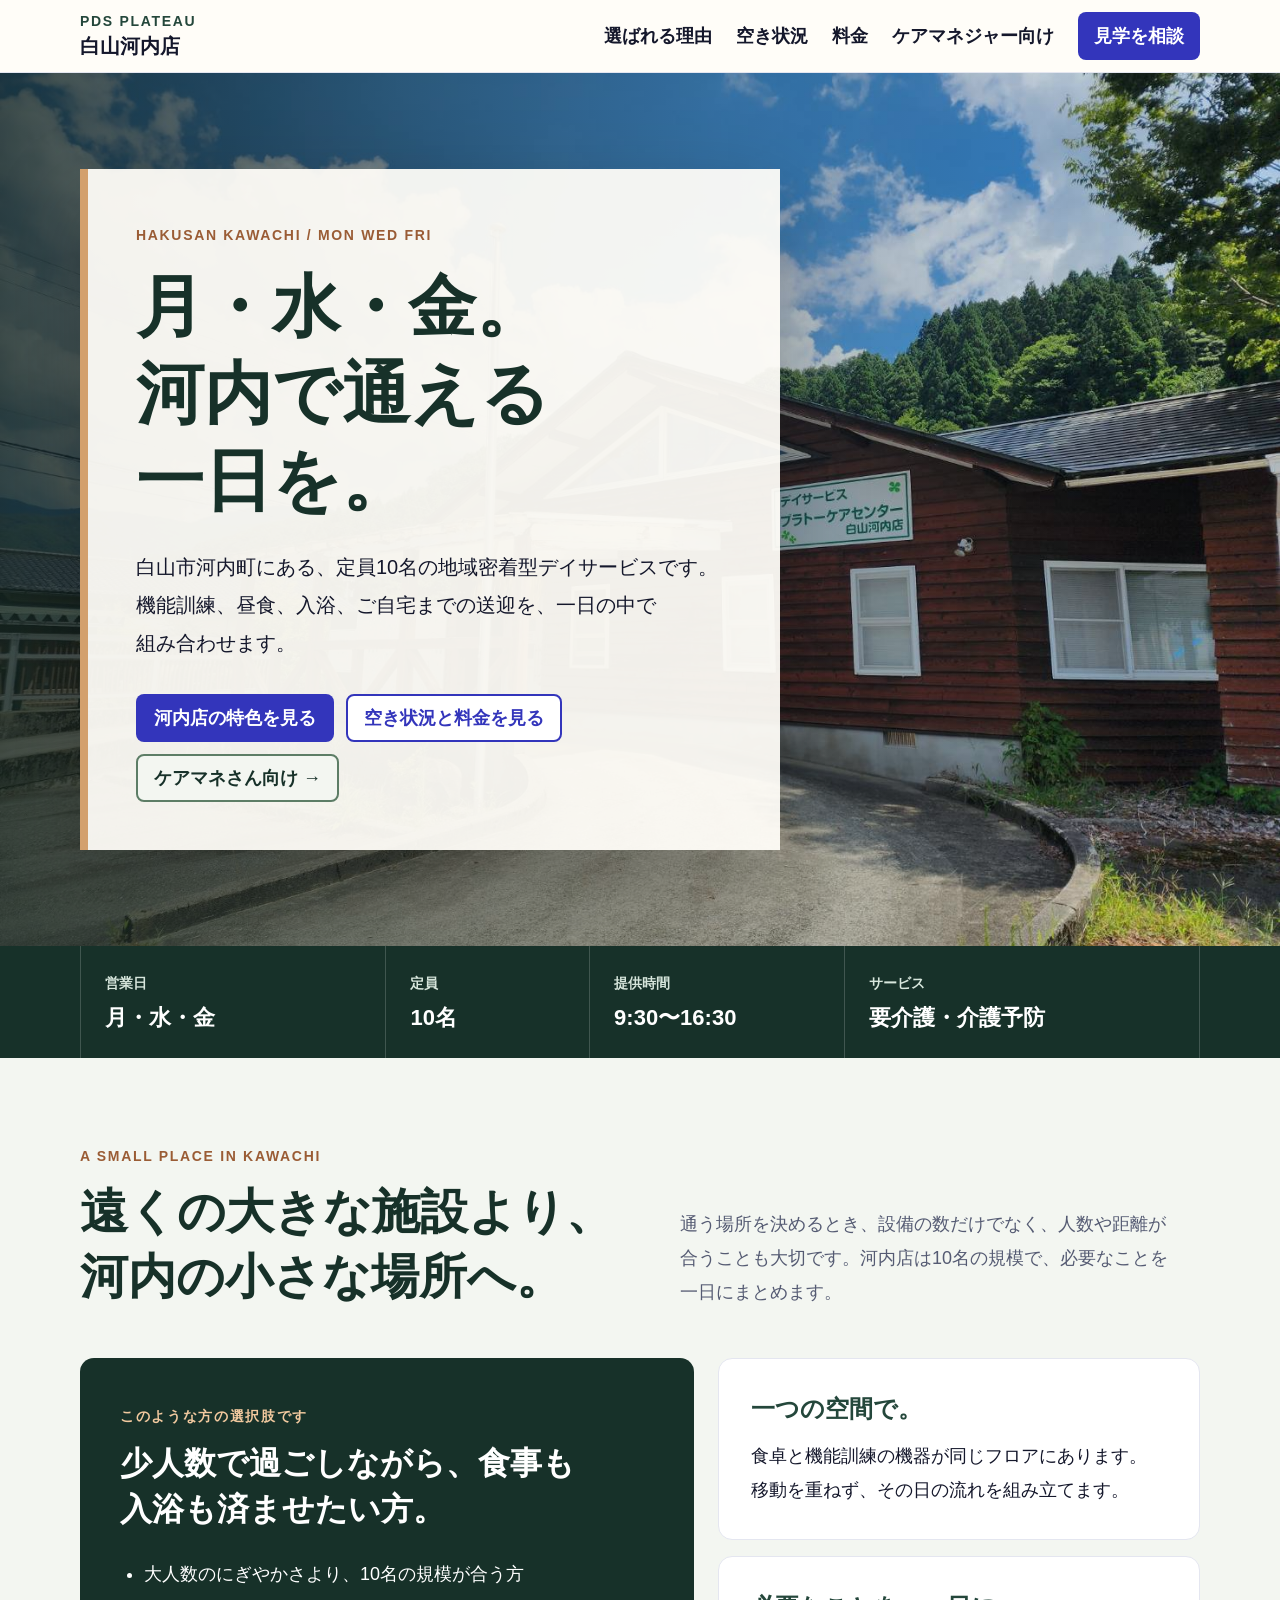
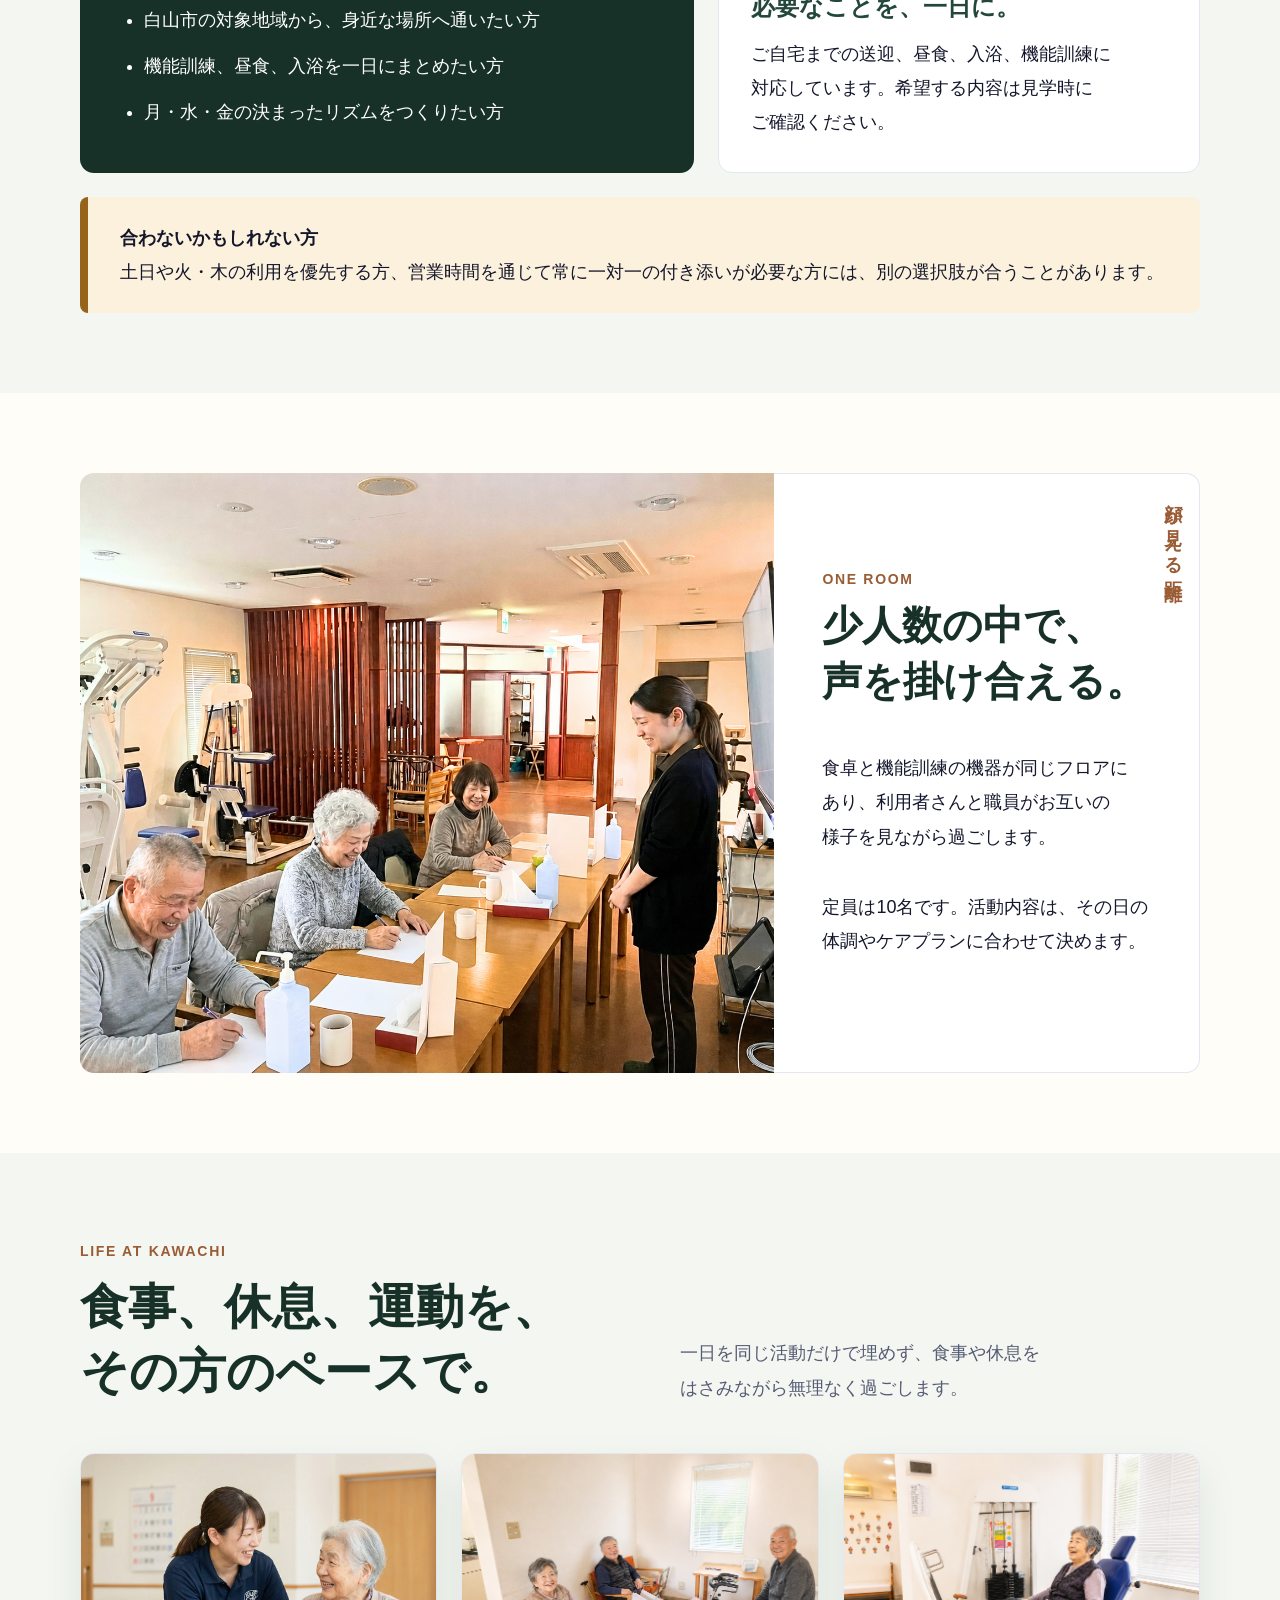
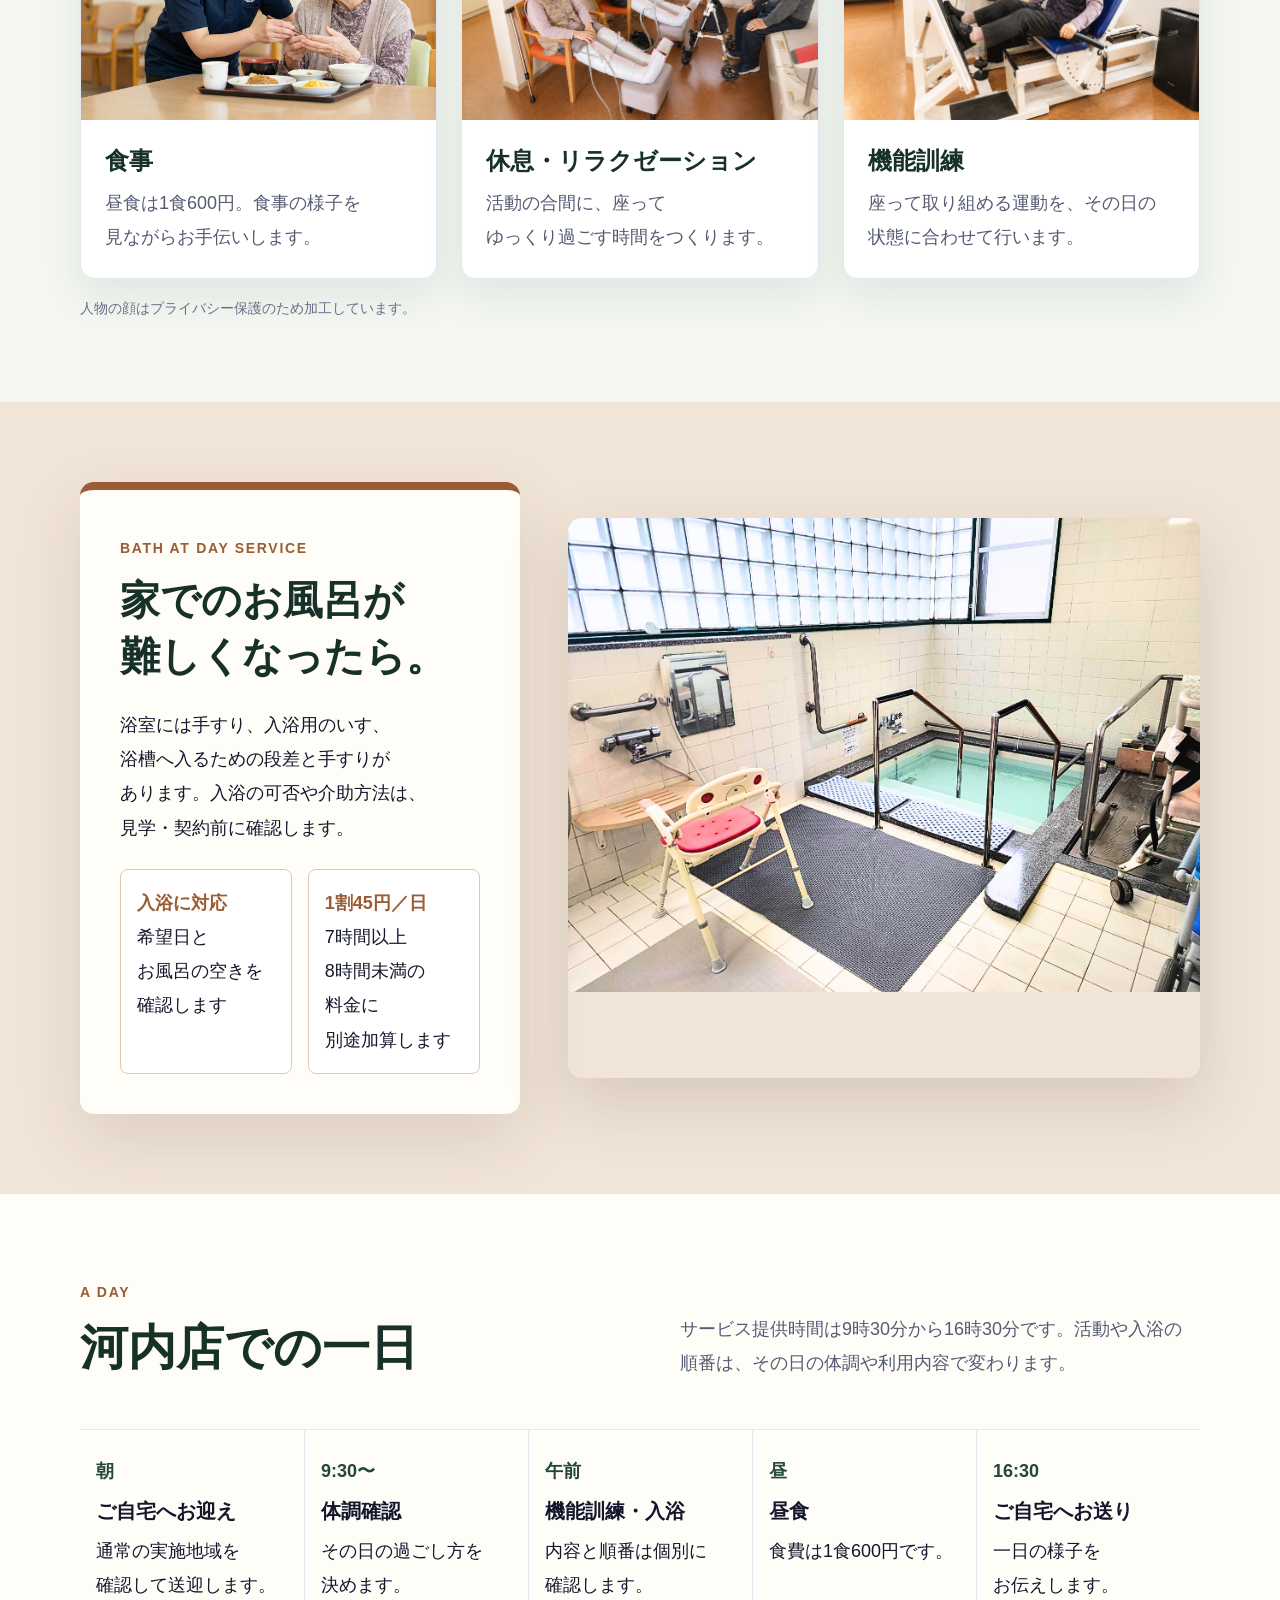
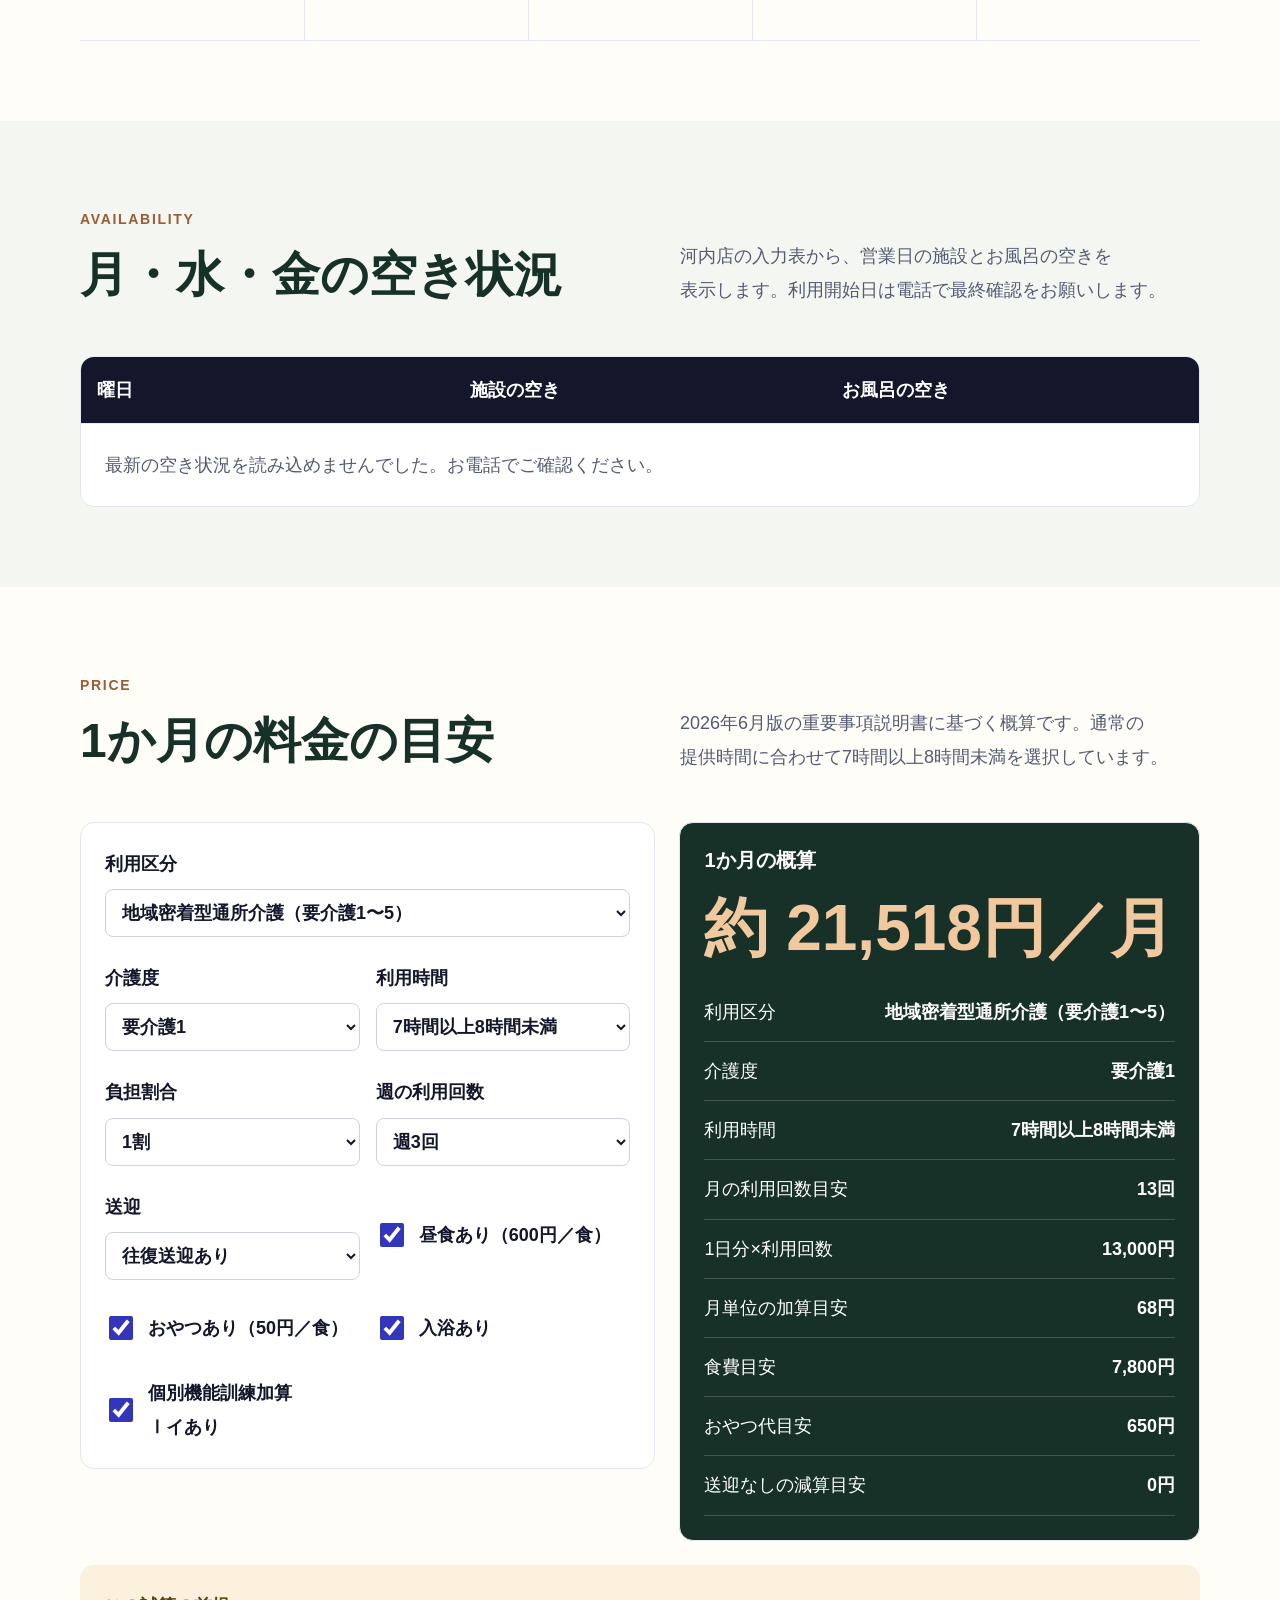
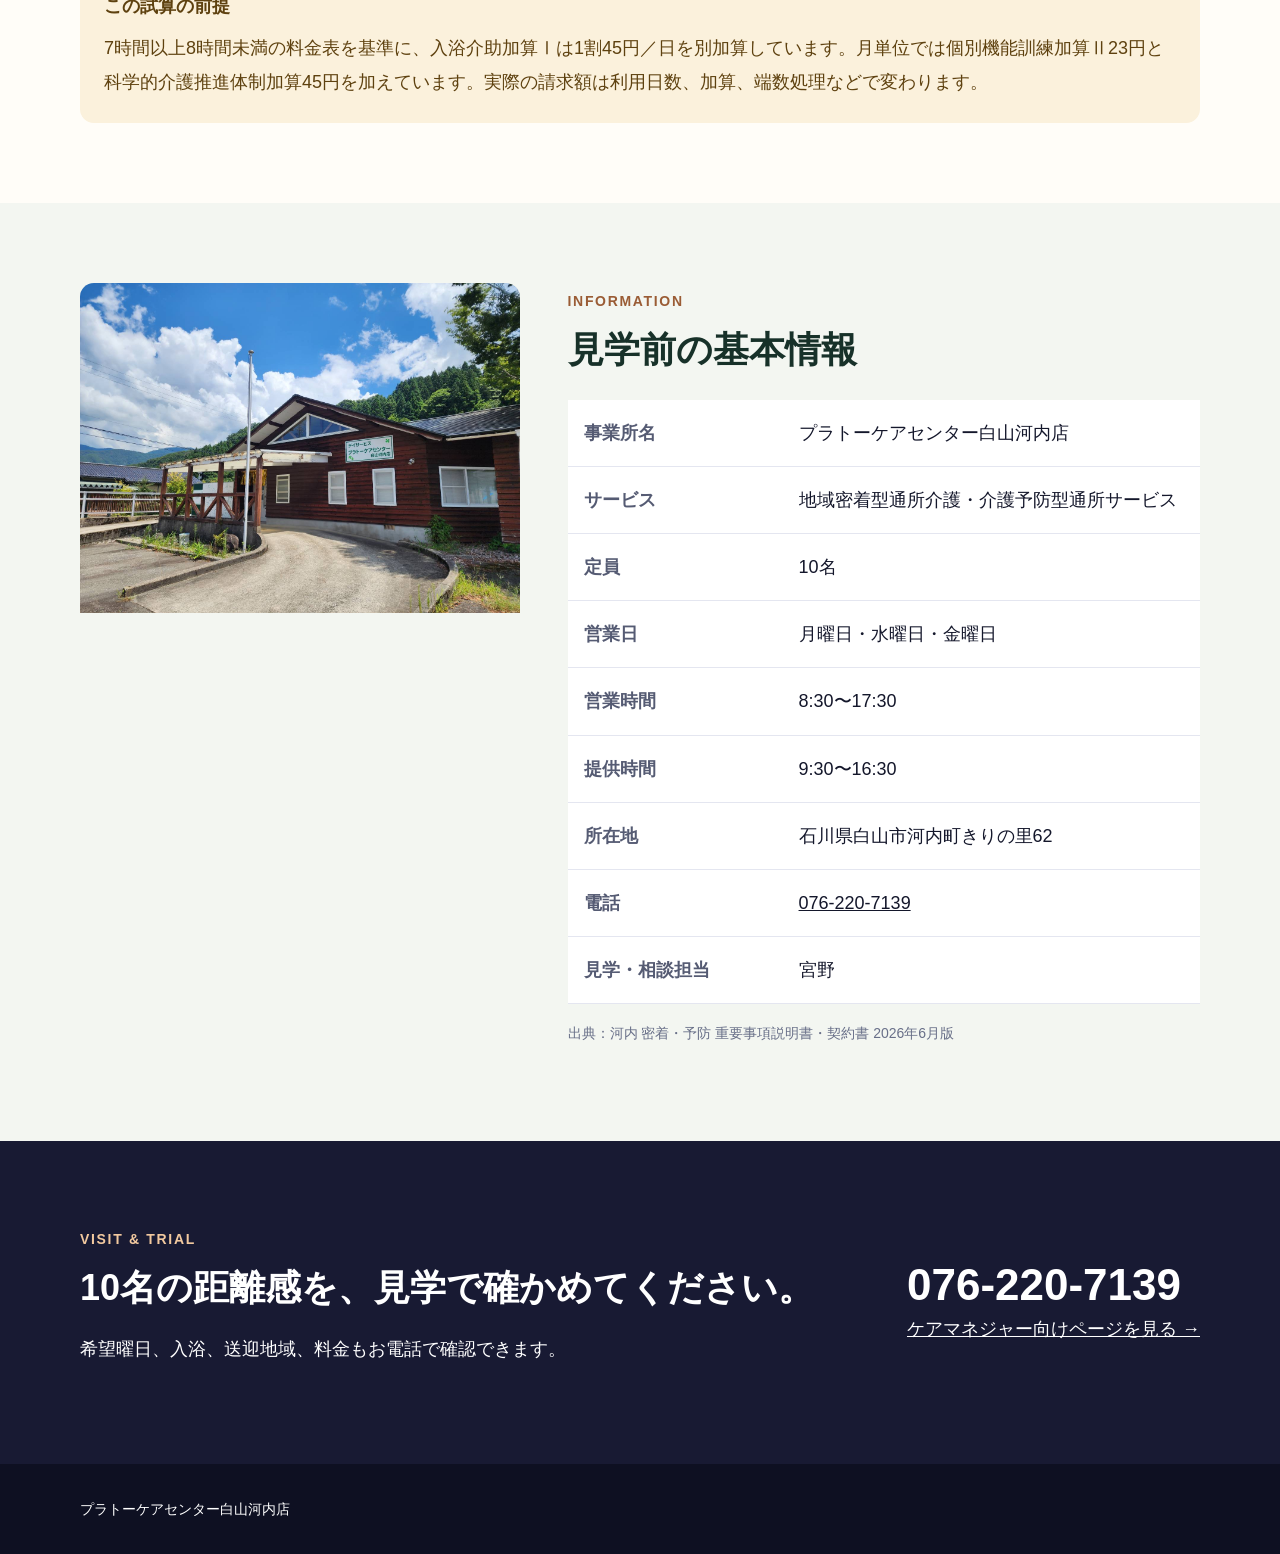
<file: index.html>
<!doctype html>
<html lang="ja">
<head>
  <meta charset="utf-8">
  <meta name="viewport" content="width=device-width,initial-scale=1">
  <meta name="robots" content="noindex,nofollow">
  <meta name="description" content="白山市河内町の定員10名のデイサービス、プラトーケアセンター白山河内店。月・水・金に機能訓練、食事、入浴、送迎を行います。">
  <title>プラトーケアセンター白山河内店｜月・水・金のデイサービス</title>
  <link rel="stylesheet" href="assets/kawachi.css">
<link rel="stylesheet" href="mobile-review.css">
</head>
<body>
  <a class="skip" href="#main">本文へ移動</a>
  <nav class="site-nav" aria-label="ページ内ナビゲーション">
    <div class="inner nav-row">
      <a class="brand" href="#top"><small>PDS PLATEAU</small>白山河内店</a>
      <div class="nav-links">
        <a href="#fit">選ばれる理由</a>
        <a href="#availability">空き状況</a>
        <a href="#price">料金</a>
        <a href="kawachi-caremanager.html">ケアマネジャー向け</a>
        <a class="nav-cta" href="tel:0762207139">見学を相談</a>
      </div>
    </div>
  </nav>

  <main id="main">
    <header id="top" class="hero">
      <div class="hero-media"><img src="assets/kawachi/exterior.jpg" alt="山を背景にした木造のプラトーケアセンター白山河内店の外観"></div>
      <div class="inner hero-copy">
        <div class="hero-paper">
          <span class="eyebrow">HAKUSAN KAWACHI / MON WED FRI</span>
          <h1>月・水・金。<br>河内で通える一日を。</h1>
          <p class="hero-lead">白山市河内町にある、定員10名の地域密着型デイサービスです。機能訓練、昼食、入浴、ご自宅までの送迎を、一日の中で組み合わせます。</p>
          <div class="hero-actions">
            <a class="btn btn-primary" href="#fit">河内店の特色を見る</a>
            <a class="btn btn-secondary" href="#availability">空き状況と料金を見る</a>
            <a class="btn btn-caremanager" href="kawachi-caremanager.html">ケアマネさん向け →</a>
          </div>
        </div>
      </div>
    </header>

    <div class="fact-strip" aria-label="河内店の基本情報">
      <div class="inner fact-strip-grid">
        <div class="fact-strip-item"><span>営業日</span><strong>月・水・金</strong></div>
        <div class="fact-strip-item"><span>定員</span><strong>10名</strong></div>
        <div class="fact-strip-item"><span>提供時間</span><strong>9:30〜16:30</strong></div>
        <div class="fact-strip-item"><span>サービス</span><strong>要介護・介護予防</strong></div>
      </div>
    </div>

    <section id="fit" class="mist">
      <div class="inner">
        <div class="section-head">
          <div><span class="eyebrow">A SMALL PLACE IN KAWACHI</span><h2>遠くの大きな施設より、<br>河内の小さな場所へ。</h2></div>
          <p>通う場所を決めるとき、設備の数だけでなく、人数や距離が合うことも大切です。河内店は10名の規模で、必要なことを一日にまとめます。</p>
        </div>
        <div class="fit-layout">
          <article class="fit-main">
            <span class="eyebrow" style="color:#F2C99F">このような方の選択肢です</span>
            <h3>少人数で過ごしながら、食事も入浴も済ませたい方。</h3>
            <ul>
              <li>大人数のにぎやかさより、10名の規模が合う方</li>
              <li>白山市の対象地域から、身近な場所へ通いたい方</li>
              <li>機能訓練、昼食、入浴を一日にまとめたい方</li>
              <li>月・水・金の決まったリズムをつくりたい方</li>
            </ul>
          </article>
          <div class="fit-side">
            <article class="fit-card"><strong>一つの空間で。</strong><p>食卓と機能訓練の機器が同じフロアにあります。移動を重ねず、その日の流れを組み立てます。</p></article>
            <article class="fit-card"><strong>必要なことを、一日に。</strong><p>ご自宅までの送迎、昼食、入浴、機能訓練に対応しています。希望する内容は見学時にご確認ください。</p></article>
          </div>
        </div>
        <div class="mismatch"><strong>合わないかもしれない方</strong><br>土日や火・木の利用を優先する方、営業時間を通じて常に一対一の付き添いが必要な方には、別の選択肢が合うことがあります。</div>
      </div>
    </section>

    <section>
      <div class="inner room-story">
        <div class="room-photo"><img src="assets/kawachi/activity-floor-privacy.png" alt="少人数の利用者と職員が同じフロアで過ごす河内店の室内"></div>
        <div class="room-copy room-copy-wrap">
          <span class="vertical-label">顔が見える距離</span>
          <span class="eyebrow">ONE ROOM</span>
          <h2>少人数の中で、<br>声を掛け合える。</h2>
          <p>食卓と機能訓練の機器が同じフロアにあり、利用者さんと職員がお互いの様子を見ながら過ごします。</p>
          <p>定員は10名です。活動内容は、その日の体調やケアプランに合わせて決めます。</p>
        </div>
      </div>
    </section>

    <section class="mist">
      <div class="inner">
        <div class="section-head"><div><span class="eyebrow">LIFE AT KAWACHI</span><h2>食事、休息、運動を、<br>その方のペースで。</h2></div><p>一日を同じ活動だけで埋めず、食事や休息をはさみながら無理なく過ごします。</p></div>
        <div class="scene-grid">
          <figure class="scene-card"><img src="assets/kawachi/meal-support-ai.jpeg" alt="職員が高齢の利用者の食事を支援する様子"><figcaption><strong>食事</strong><span>昼食は1食600円。食事の様子を見ながらお手伝いします。</span></figcaption></figure>
          <figure class="scene-card"><img src="assets/kawachi/relaxation-ai.png" alt="利用者がリラクゼーション機器を使いながら休憩する様子"><figcaption><strong>休息・リラクゼーション</strong><span>活動の合間に、座ってゆっくり過ごす時間をつくります。</span></figcaption></figure>
          <figure class="scene-card"><img src="assets/kawachi/training-ai.png" alt="高齢の利用者が機能訓練機器で運動する様子"><figcaption><strong>機能訓練</strong><span>座って取り組める運動を、その日の状態に合わせて行います。</span></figcaption></figure>
        </div>
        <p class="photo-note">人物の顔はプライバシー保護のため加工しています。</p>
      </div>
    </section>

    <section class="wood-soft">
      <div class="inner bath-layout">
        <div class="bath-copy">
          <span class="eyebrow">BATH AT DAY SERVICE</span>
          <h2>家でのお風呂が難しくなったら。</h2>
          <p>浴室には手すり、入浴用のいす、浴槽へ入るための段差と手すりがあります。入浴の可否や介助方法は、見学・契約前に確認します。</p>
          <div class="bath-points">
            <div class="bath-point"><strong>入浴に対応</strong><span>希望日とお風呂の空きを確認します</span></div>
            <div class="bath-point"><strong>1割45円／日</strong><span>7時間以上8時間未満の料金に別途加算します</span></div>
          </div>
        </div>
        <div class="bath-photo"><img src="assets/kawachi/bathroom-v2.jpg" alt="手すり、入浴用いす、浴槽を備えた河内店の浴室"></div>
      </div>
    </section>

    <section id="day">
      <div class="inner">
        <div class="section-head"><div><span class="eyebrow">A DAY</span><h2>河内店での一日</h2></div><p>サービス提供時間は9時30分から16時30分です。活動や入浴の順番は、その日の体調や利用内容で変わります。</p></div>
        <div class="day-flow">
          <div class="day-step"><time>朝</time><strong>ご自宅へお迎え</strong><span>通常の実施地域を確認して送迎します。</span></div>
          <div class="day-step"><time>9:30〜</time><strong>体調確認</strong><span>その日の過ごし方を決めます。</span></div>
          <div class="day-step"><time>午前</time><strong>機能訓練・入浴</strong><span>内容と順番は個別に確認します。</span></div>
          <div class="day-step"><time>昼</time><strong>昼食</strong><span>食費は1食600円です。</span></div>
          <div class="day-step"><time>16:30</time><strong>ご自宅へお送り</strong><span>一日の様子をお伝えします。</span></div>
        </div>
      </div>
    </section>

    <section id="availability" class="mist">
      <div class="inner">
        <div class="section-head"><div><span class="eyebrow">AVAILABILITY</span><h2>月・水・金の空き状況</h2></div><p>河内店の入力表から、営業日の施設とお風呂の空きを表示します。利用開始日は電話で最終確認をお願いします。</p></div>
        <div class="availability-wrap">
          <table class="availability-table"><thead><tr><th>曜日</th><th>施設の空き</th><th>お風呂の空き</th></tr></thead><tbody id="availabilityBody"></tbody></table>
          <p id="availabilityMessage" class="availability-message">最新情報を読み込んでいます。</p>
        </div>
      </div>
    </section>

    <section id="price">
      <div class="inner">
        <div class="section-head"><div><span class="eyebrow">PRICE</span><h2>1か月の料金の目安</h2></div><p>2026年6月版の重要事項説明書に基づく概算です。通常の提供時間に合わせて7時間以上8時間未満を選択しています。</p></div>
        <div class="simulator">
          <div class="sim-panel"><div class="form-grid">
            <label class="field field-wide">利用区分<select id="serviceType"><option value="daycare">地域密着型通所介護（要介護1〜5）</option><option value="preventive1">介護予防型（週1回）</option><option value="preventive2">介護予防型（週2回）</option></select></label>
            <label class="field" id="careLevelField">介護度<select id="careLevel"><option value="0">要介護1</option><option value="1">要介護2</option><option value="2">要介護3</option><option value="3">要介護4</option><option value="4">要介護5</option></select></label>
            <label class="field" id="timeSlotField">利用時間<select id="timeSlot"><option value="short3">3時間以上4時間未満</option><option value="short4">4時間以上5時間未満</option><option value="short5">5時間以上6時間未満</option><option value="short6">6時間以上7時間未満</option><option value="standard7" selected>7時間以上8時間未満</option></select></label>
            <label class="field">負担割合<select id="burden"><option value="1">1割</option><option value="2">2割</option><option value="3">3割</option></select></label>
            <label class="field" id="weeklyField">週の利用回数<select id="weekly"><option value="1">週1回</option><option value="2">週2回</option><option value="3" selected>週3回</option></select></label>
            <label class="field">送迎<select id="transport"><option value="0">往復送迎あり</option><option value="1">片道送迎なし</option><option value="2">往復送迎なし</option></select></label>
            <label class="check-field"><input id="lunch" type="checkbox" checked> 昼食あり（600円／食）</label>
            <label class="check-field"><input id="snack" type="checkbox" checked> おやつあり（50円／食）</label>
            <label class="check-field" id="bathField"><input id="bath" type="checkbox" checked> 入浴あり</label>
            <label class="check-field" id="trainingField"><input id="training" type="checkbox" checked> 個別機能訓練加算Ⅰイあり</label>
          </div></div>
          <aside class="result-panel" aria-live="polite"><h3>1か月の概算</h3><div id="totalPrice" class="total">—</div><ul id="breakdown" class="breakdown"></ul></aside>
        </div>
        <div class="notice"><strong>この試算の前提</strong>7時間以上8時間未満の料金表を基準に、入浴介助加算Ⅰは1割45円／日を別加算しています。月単位では個別機能訓練加算Ⅱ23円と科学的介護推進体制加算45円を加えています。実際の請求額は利用日数、加算、端数処理などで変わります。</div>
      </div>
    </section>

    <section class="mist">
      <div class="inner facts-grid">
        <div class="facts-photo"><img src="assets/kawachi/exterior.jpg" alt="プラトーケアセンター白山河内店の木造外観"></div>
        <div><span class="eyebrow">INFORMATION</span><h2 style="font:900 36px/1.4 var(--pds-font-ui);margin:8px 0 24px;color:var(--forest-deep)">見学前の基本情報</h2>
          <table class="fact-table"><tbody>
            <tr><th>事業所名</th><td>プラトーケアセンター白山河内店</td></tr>
            <tr><th>サービス</th><td>地域密着型通所介護・介護予防型通所サービス</td></tr>
            <tr><th>定員</th><td>10名</td></tr>
            <tr><th>営業日</th><td>月曜日・水曜日・金曜日</td></tr>
            <tr><th>営業時間</th><td>8:30〜17:30</td></tr>
            <tr><th>提供時間</th><td>9:30〜16:30</td></tr>
            <tr><th>所在地</th><td>石川県白山市河内町きりの里62</td></tr>
            <tr><th>電話</th><td><a href="tel:0762207139">076-220-7139</a></td></tr>
            <tr><th>見学・相談担当</th><td>宮野</td></tr>
          </tbody></table>
          <p class="source-note">出典：河内 密着・予防 重要事項説明書・契約書 2026年6月版</p>
        </div>
      </div>
    </section>

    <section class="contact-band"><div class="inner contact-row"><div><span class="eyebrow" style="color:#F2C99F">VISIT &amp; TRIAL</span><h2>10名の距離感を、見学で確かめてください。</h2><p>希望曜日、入浴、送迎地域、料金もお電話で確認できます。</p></div><div><a class="phone" href="tel:0762207139">076-220-7139</a><br><a href="kawachi-caremanager.html">ケアマネジャー向けページを見る →</a></div></div></section>
  </main>

  <footer><div class="inner">プラトーケアセンター白山河内店</div></footer>
  <script src="assets/facility-tools.js"></script>
  <script src="assets/kawachi-config.js"></script>
  <script>PDSFacilityTools.init(PDSKawachiConfig);</script>
<script src="mobile-review.js"></script>
</body>
</html>
</file>
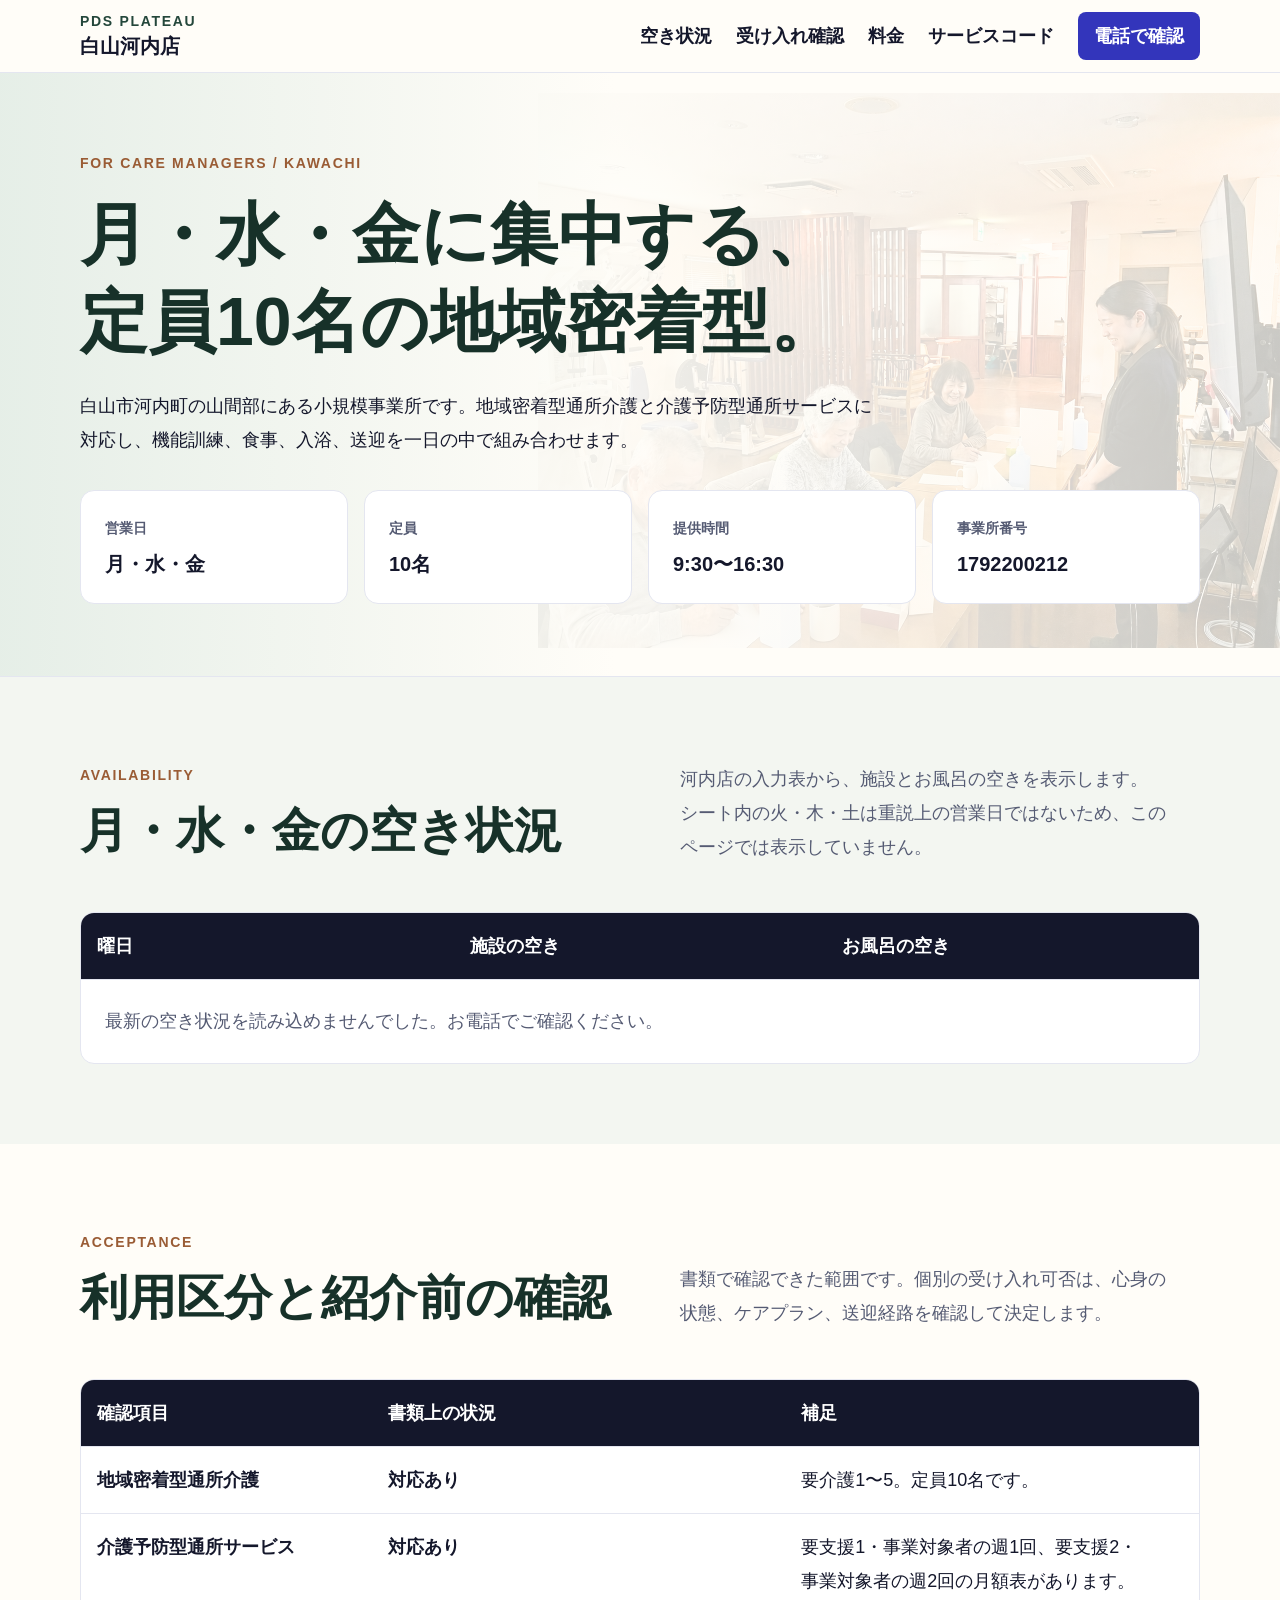
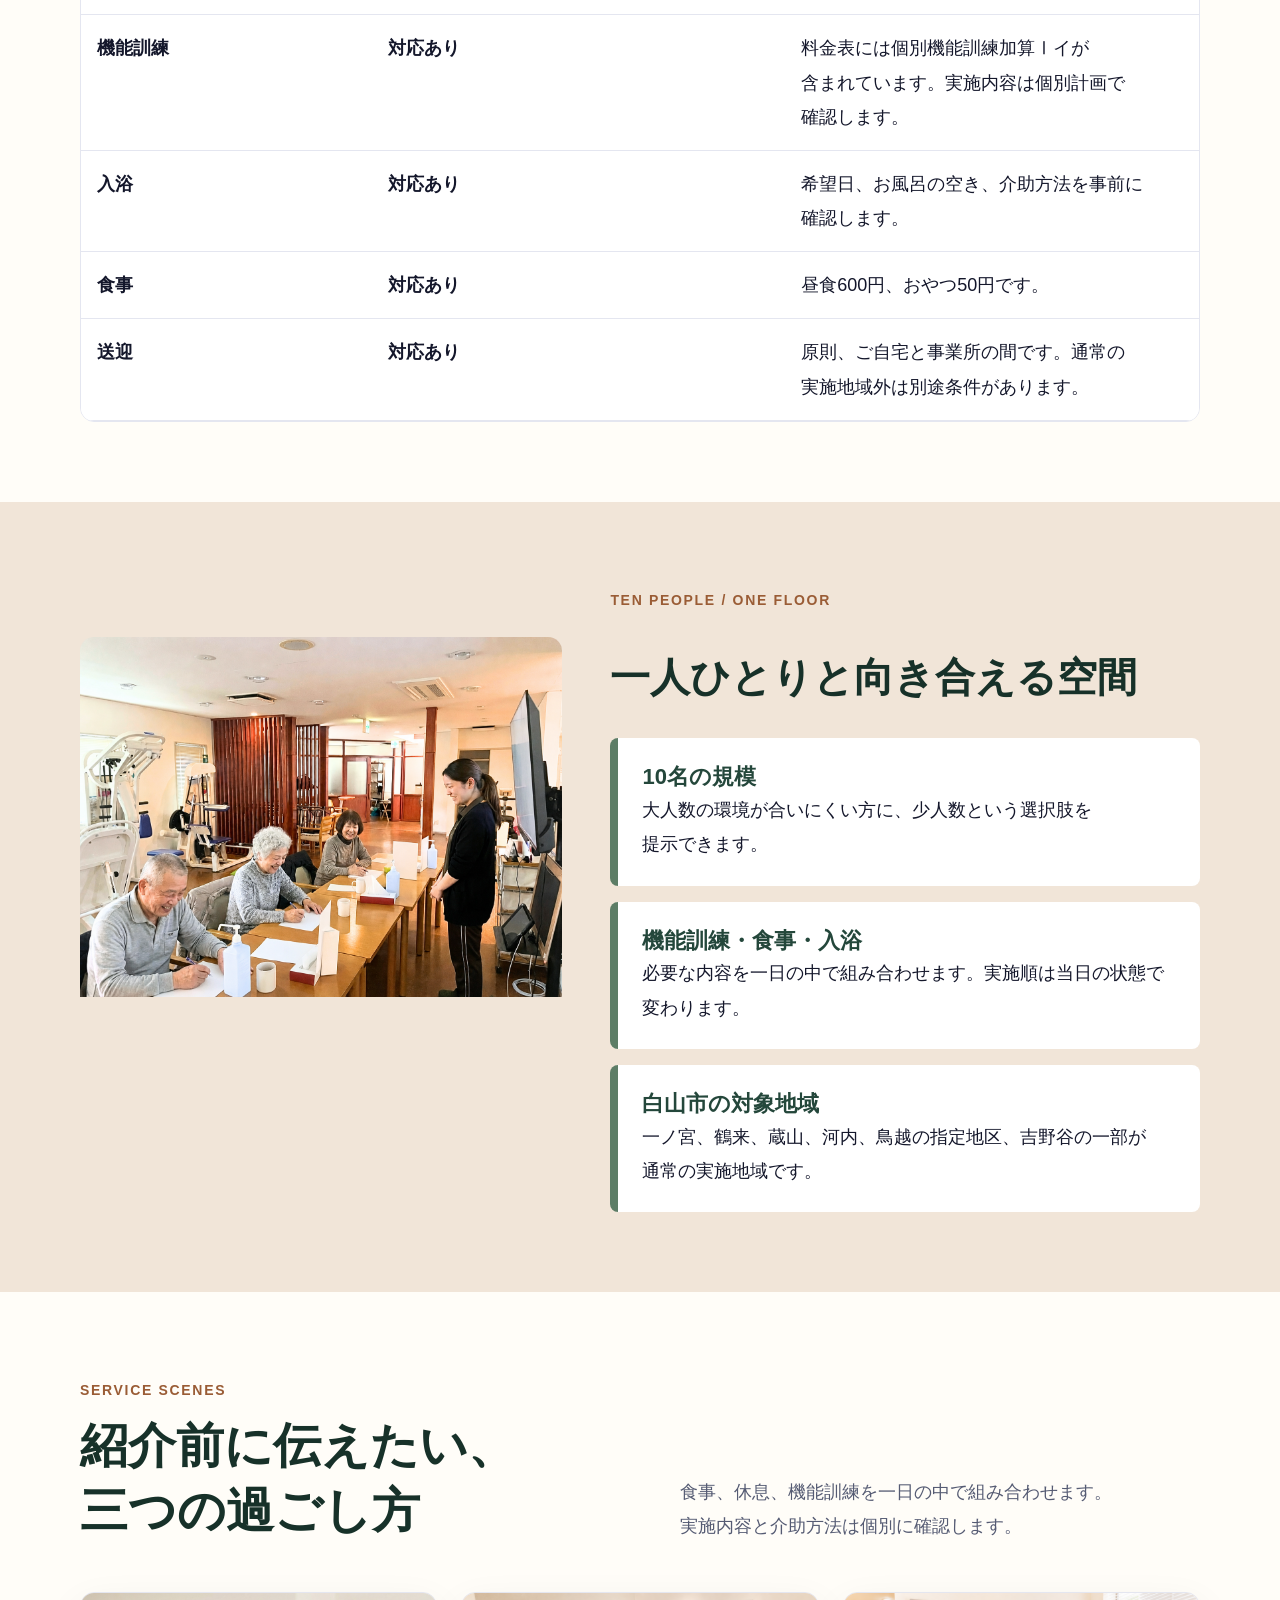
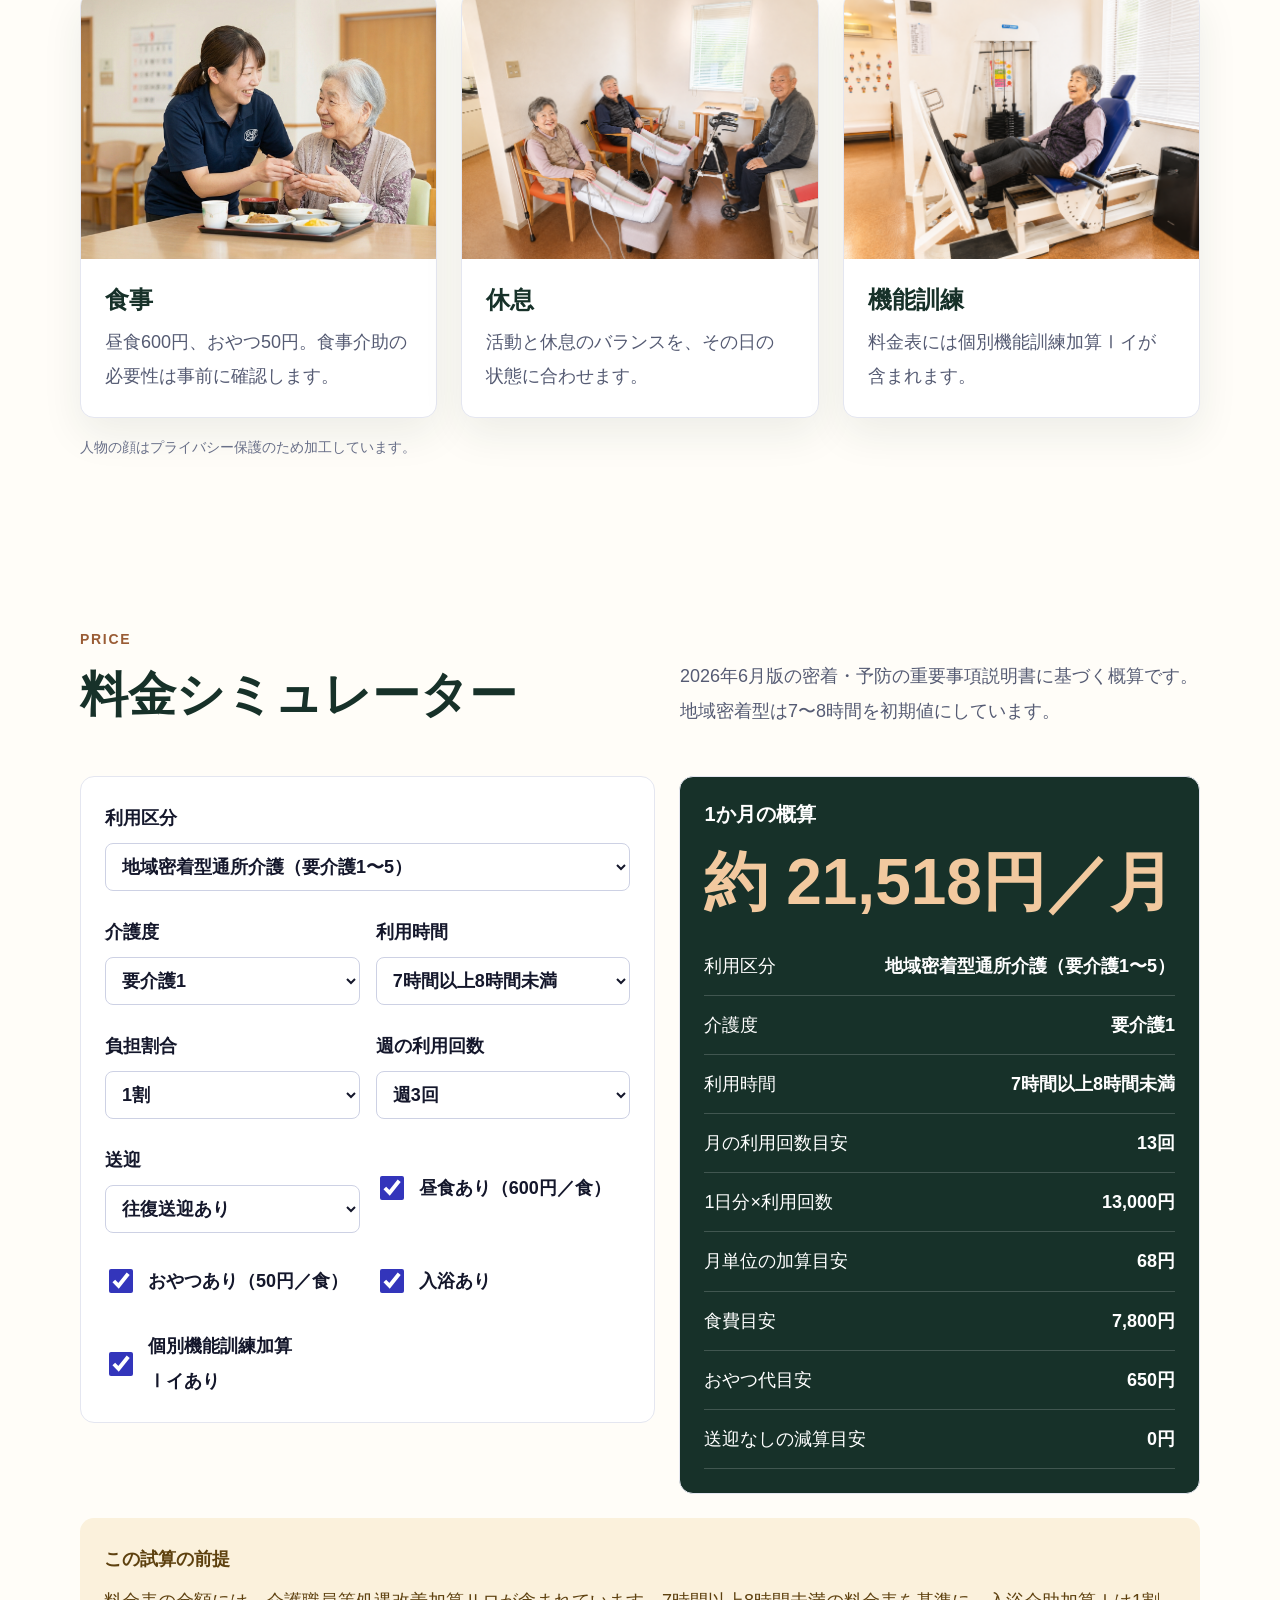
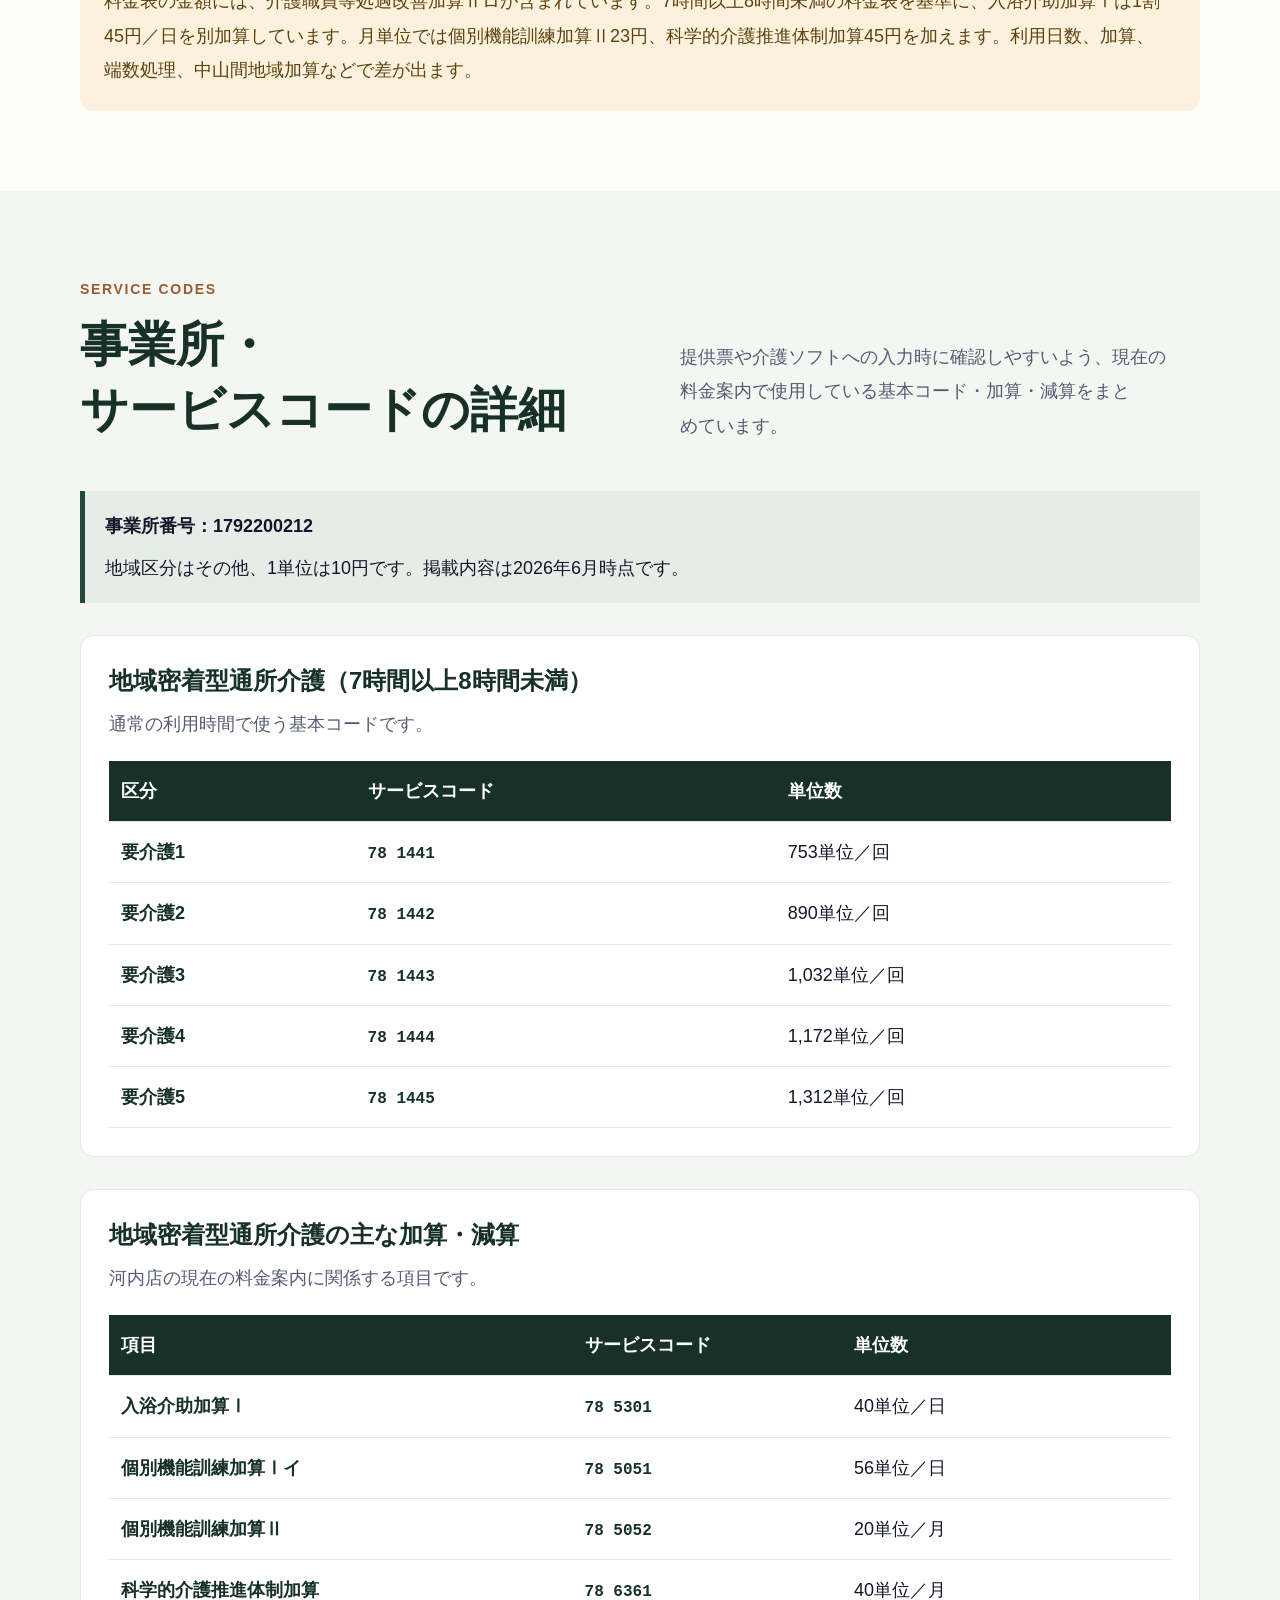
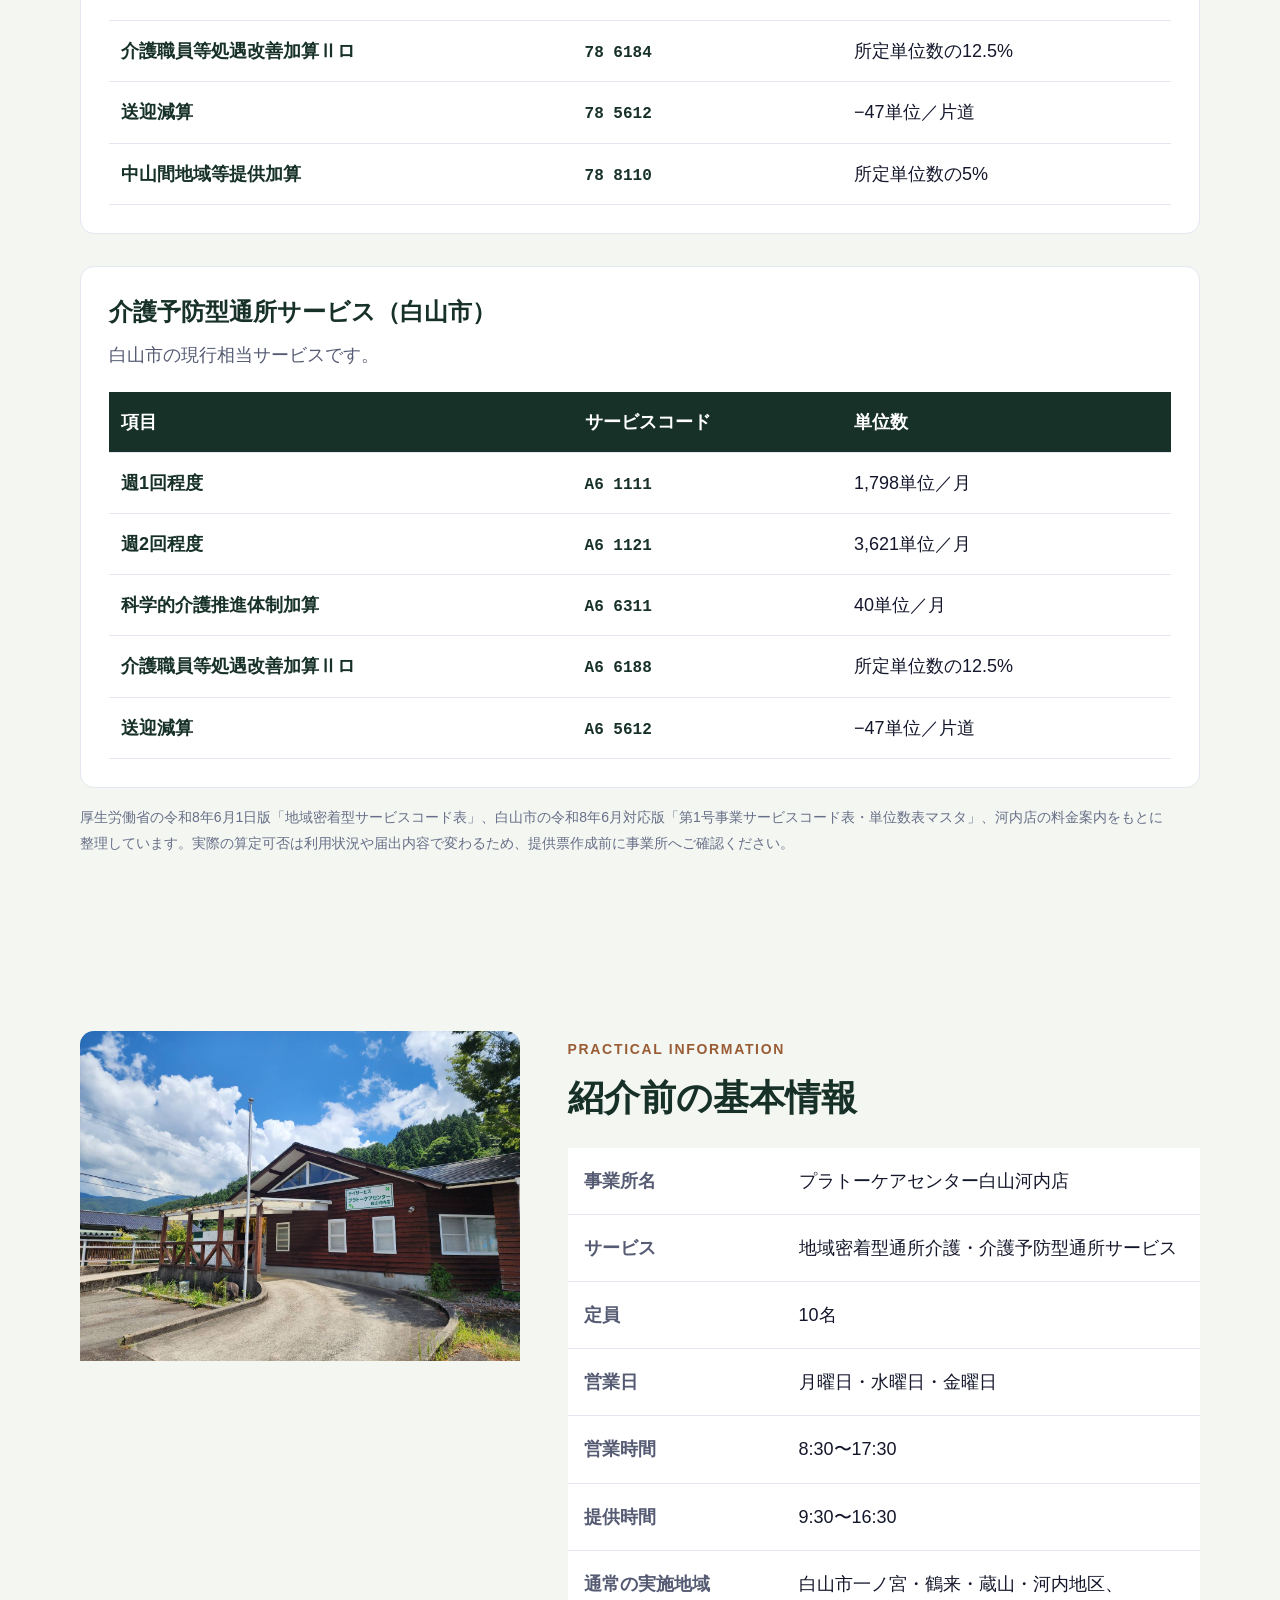
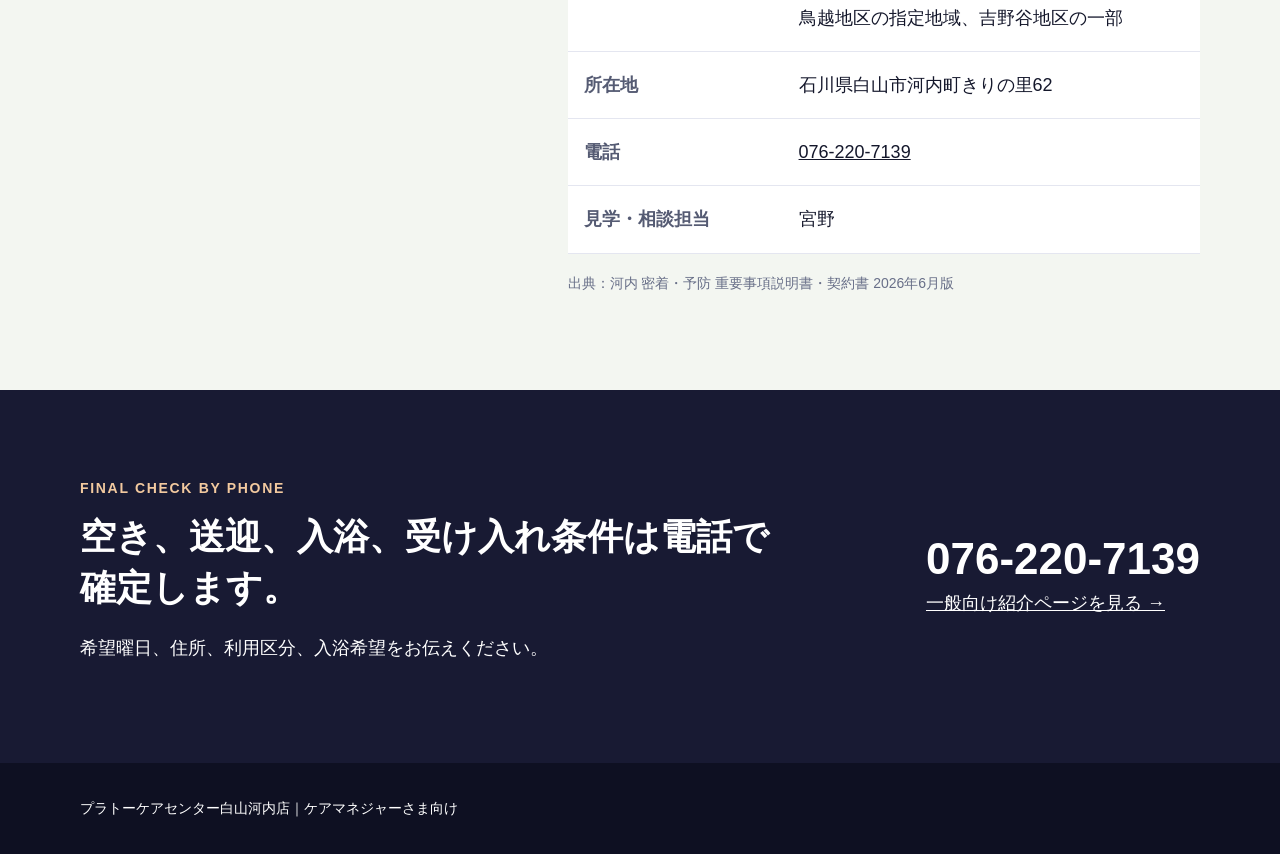
<file: kawachi-caremanager.html>
<!doctype html>
<html lang="ja">
<head>
  <meta charset="utf-8">
  <meta name="viewport" content="width=device-width,initial-scale=1">
  <meta name="robots" content="noindex,nofollow">
  <meta name="description" content="ケアマネジャーさま向けに、プラトーケアセンター白山河内店の営業日、空き状況、受け入れ確認、料金をまとめています。">
  <title>ケアマネジャーさま向け｜プラトーケアセンター白山河内店</title>
  <link rel="stylesheet" href="assets/kawachi.css">
<link rel="stylesheet" href="mobile-review.css">
</head>
<body class="pds-call-page">
  <a class="skip" href="#main">本文へ移動</a>
  <nav class="site-nav" aria-label="ページ内ナビゲーション">
    <div class="inner nav-row">
      <a class="brand" href="kawachi.html"><small>PDS PLATEAU</small>白山河内店</a>
      <div class="nav-links">
        <a href="#availability">空き状況</a>
        <a href="#acceptance">受け入れ確認</a>
        <a href="#price">料金</a>
        <a href="#service-codes">サービスコード</a>
        <a class="nav-cta" href="tel:0762207139">電話で確認</a>
      </div>
    </div>
  </nav>

  <main id="main">
    <header class="practical-hero">
      <div class="inner">
        <span class="eyebrow">FOR CARE MANAGERS / KAWACHI</span>
        <h1><span class="keep-phrase">月・水・金に</span><wbr><span class="keep-phrase">集中する、</span><br><span class="keep-phrase">定員10名の</span><wbr><span class="keep-phrase">地域密着型。</span></h1>
        <p>白山市河内町の山間部にある小規模事業所です。地域密着型通所介護と介護予防型通所サービスに対応し、機能訓練、食事、入浴、送迎を一日の中で組み合わせます。</p>
        <div class="quick-facts">
          <div class="quick-fact"><span>営業日</span><strong>月・水・金</strong></div>
          <div class="quick-fact"><span>定員</span><strong>10名</strong></div>
          <div class="quick-fact"><span>提供時間</span><strong>9:30〜16:30</strong></div>
          <div class="quick-fact"><span>事業所番号</span><strong>1792200212</strong></div>
        </div>
      </div>
    </header>

    <section id="availability" class="mist">
      <div class="inner">
        <div class="section-head"><div><span class="eyebrow">AVAILABILITY</span><h2>月・水・金の空き状況</h2></div><p>河内店の入力表から、施設とお風呂の空きを表示します。シート内の火・木・土は重説上の営業日ではないため、このページでは表示していません。</p></div>
        <div class="availability-wrap">
          <table class="availability-table"><thead><tr><th>曜日</th><th>施設の空き</th><th>お風呂の空き</th></tr></thead><tbody id="availabilityBody"></tbody></table>
          <p id="availabilityMessage" class="availability-message">最新情報を読み込んでいます。</p>
        </div>
      </div>
    </section>

    <section id="acceptance">
      <div class="inner">
        <div class="section-head"><div><span class="eyebrow">ACCEPTANCE</span><h2>利用区分と紹介前の確認</h2></div><p>書類で確認できた範囲です。個別の受け入れ可否は、心身の状態、ケアプラン、送迎経路を確認して決定します。</p></div>
        <div class="availability-wrap">
          <table class="acceptance-table">
            <thead><tr><th>確認項目</th><th>書類上の状況</th><th>補足</th></tr></thead>
            <tbody>
              <tr><th scope="row">地域密着型通所介護</th><td>対応あり</td><td>要介護1〜5。定員10名です。</td></tr>
              <tr><th scope="row">介護予防型通所サービス</th><td>対応あり</td><td>要支援1・事業対象者の週1回、要支援2・事業対象者の週2回の月額表があります。</td></tr>
              <tr><th scope="row">機能訓練</th><td>対応あり</td><td>料金表には個別機能訓練加算Ⅰイが含まれています。実施内容は個別計画で確認します。</td></tr>
              <tr><th scope="row">入浴</th><td>対応あり</td><td>希望日、お風呂の空き、介助方法を事前に確認します。</td></tr>
              <tr><th scope="row">食事</th><td>対応あり</td><td>昼食600円、おやつ50円です。</td></tr>
              <tr><th scope="row">送迎</th><td>対応あり</td><td>原則、ご自宅と事業所の間です。通常の実施地域外は別途条件があります。</td></tr>
            </tbody>
          </table>
        </div>
      </div>
    </section>

    <section class="wood-soft">
      <div class="inner cm-story">
        <div class="cm-story-photo"><img src="assets/kawachi/activity-floor-privacy.png" alt="少人数の利用者と職員が同じフロアで過ごす河内店の室内"></div>
        <div>
          <span class="eyebrow">TEN PEOPLE / ONE FLOOR</span>
          <h2>一人ひとりと向き合える空間</h2>
          <div class="cm-points">
            <div class="cm-point"><strong>10名の規模</strong><span>大人数の環境が合いにくい方に、少人数という選択肢を提示できます。</span></div>
            <div class="cm-point"><strong>機能訓練・食事・入浴</strong><span>必要な内容を一日の中で組み合わせます。実施順は当日の状態で変わります。</span></div>
            <div class="cm-point"><strong>白山市の対象地域</strong><span>一ノ宮、鶴来、蔵山、河内、鳥越の指定地区、吉野谷の一部が通常の実施地域です。</span></div>
          </div>
        </div>
      </div>
    </section>

    <section>
      <div class="inner">
        <div class="section-head"><div><span class="eyebrow">SERVICE SCENES</span><h2>紹介前に伝えたい、<br>三つの過ごし方</h2></div><p>食事、休息、機能訓練を一日の中で組み合わせます。実施内容と介助方法は個別に確認します。</p></div>
        <div class="scene-grid">
          <figure class="scene-card"><img src="assets/kawachi/meal-support-ai.jpeg" alt="職員が高齢の利用者の食事を支援する様子"><figcaption><strong>食事</strong><span>昼食600円、おやつ50円。食事介助の必要性は事前に確認します。</span></figcaption></figure>
          <figure class="scene-card"><img src="assets/kawachi/relaxation-ai.png" alt="利用者がリラクゼーション機器を使いながら休憩する様子"><figcaption><strong>休息</strong><span>活動と休息のバランスを、その日の状態に合わせます。</span></figcaption></figure>
          <figure class="scene-card"><img src="assets/kawachi/training-ai.png" alt="高齢の利用者が機能訓練機器で運動する様子"><figcaption><strong>機能訓練</strong><span>料金表には個別機能訓練加算Ⅰイが含まれます。</span></figcaption></figure>
        </div>
        <p class="photo-note">人物の顔はプライバシー保護のため加工しています。</p>
      </div>
    </section>

    <section id="price">
      <div class="inner">
        <div class="section-head"><div><span class="eyebrow">PRICE</span><h2>料金シミュレーター</h2></div><p>2026年6月版の密着・予防の重要事項説明書に基づく概算です。地域密着型は7〜8時間を初期値にしています。</p></div>
        <div class="simulator">
          <div class="sim-panel"><div class="form-grid">
            <label class="field field-wide">利用区分<select id="serviceType"><option value="daycare">地域密着型通所介護（要介護1〜5）</option><option value="preventive1">介護予防型（週1回）</option><option value="preventive2">介護予防型（週2回）</option></select></label>
            <label class="field" id="careLevelField">介護度<select id="careLevel"><option value="0">要介護1</option><option value="1">要介護2</option><option value="2">要介護3</option><option value="3">要介護4</option><option value="4">要介護5</option></select></label>
            <label class="field" id="timeSlotField">利用時間<select id="timeSlot"><option value="short3">3時間以上4時間未満</option><option value="short4">4時間以上5時間未満</option><option value="short5">5時間以上6時間未満</option><option value="short6">6時間以上7時間未満</option><option value="standard7" selected>7時間以上8時間未満</option></select></label>
            <label class="field">負担割合<select id="burden"><option value="1">1割</option><option value="2">2割</option><option value="3">3割</option></select></label>
            <label class="field" id="weeklyField">週の利用回数<select id="weekly"><option value="1">週1回</option><option value="2">週2回</option><option value="3" selected>週3回</option></select></label>
            <label class="field">送迎<select id="transport"><option value="0">往復送迎あり</option><option value="1">片道送迎なし</option><option value="2">往復送迎なし</option></select></label>
            <label class="check-field"><input id="lunch" type="checkbox" checked> 昼食あり（600円／食）</label>
            <label class="check-field"><input id="snack" type="checkbox" checked> おやつあり（50円／食）</label>
            <label class="check-field" id="bathField"><input id="bath" type="checkbox" checked> 入浴あり</label>
            <label class="check-field" id="trainingField"><input id="training" type="checkbox" checked> 個別機能訓練加算Ⅰイあり</label>
          </div></div>
          <aside class="result-panel" aria-live="polite"><h3>1か月の概算</h3><div id="totalPrice" class="total">—</div><ul id="breakdown" class="breakdown"></ul></aside>
        </div>
        <div class="notice"><strong>この試算の前提</strong>料金表の金額には、介護職員等処遇改善加算Ⅱロが含まれています。7時間以上8時間未満の料金表を基準に、入浴介助加算Ⅰは1割45円／日を別加算しています。月単位では個別機能訓練加算Ⅱ23円、科学的介護推進体制加算45円を加えます。利用日数、加算、端数処理、中山間地域加算などで差が出ます。</div>
      </div>
    </section>

    <section id="service-codes" class="mist">
      <div class="inner">
        <div class="section-head"><div><span class="eyebrow">SERVICE CODES</span><h2>事業所・サービスコードの詳細</h2></div><p>提供票や介護ソフトへの入力時に確認しやすいよう、現在の料金案内で使用している基本コード・加算・減算をまとめています。</p></div>
        <div class="code-note"><p><strong>事業所番号：1792200212</strong></p><p>地域区分はその他、1単位は10円です。掲載内容は2026年6月時点です。</p></div>

        <div class="code-group">
          <h3>地域密着型通所介護（7時間以上8時間未満）</h3>
          <p>通常の利用時間で使う基本コードです。</p>
          <div class="code-table-wrap"><table class="code-table"><thead><tr><th>区分</th><th>サービスコード</th><th>単位数</th></tr></thead><tbody>
            <tr><th scope="row">要介護1</th><td><code>78 1441</code></td><td>753単位／回</td></tr>
            <tr><th scope="row">要介護2</th><td><code>78 1442</code></td><td>890単位／回</td></tr>
            <tr><th scope="row">要介護3</th><td><code>78 1443</code></td><td>1,032単位／回</td></tr>
            <tr><th scope="row">要介護4</th><td><code>78 1444</code></td><td>1,172単位／回</td></tr>
            <tr><th scope="row">要介護5</th><td><code>78 1445</code></td><td>1,312単位／回</td></tr>
          </tbody></table></div>
        </div>

        <div class="code-group">
          <h3>地域密着型通所介護の主な加算・減算</h3>
          <p>河内店の現在の料金案内に関係する項目です。</p>
          <div class="code-table-wrap"><table class="code-table"><thead><tr><th>項目</th><th>サービスコード</th><th>単位数</th></tr></thead><tbody>
            <tr><th scope="row">入浴介助加算Ⅰ</th><td><code>78 5301</code></td><td>40単位／日</td></tr>
            <tr><th scope="row">個別機能訓練加算Ⅰイ</th><td><code>78 5051</code></td><td>56単位／日</td></tr>
            <tr><th scope="row">個別機能訓練加算Ⅱ</th><td><code>78 5052</code></td><td>20単位／月</td></tr>
            <tr><th scope="row">科学的介護推進体制加算</th><td><code>78 6361</code></td><td>40単位／月</td></tr>
            <tr><th scope="row">介護職員等処遇改善加算Ⅱロ</th><td><code>78 6184</code></td><td>所定単位数の12.5%</td></tr>
            <tr><th scope="row">送迎減算</th><td><code>78 5612</code></td><td>−47単位／片道</td></tr>
            <tr><th scope="row">中山間地域等提供加算</th><td><code>78 8110</code></td><td>所定単位数の5%</td></tr>
          </tbody></table></div>
        </div>

        <div class="code-group">
          <h3>介護予防型通所サービス（白山市）</h3>
          <p>白山市の現行相当サービスです。</p>
          <div class="code-table-wrap"><table class="code-table"><thead><tr><th>項目</th><th>サービスコード</th><th>単位数</th></tr></thead><tbody>
            <tr><th scope="row">週1回程度</th><td><code>A6 1111</code></td><td>1,798単位／月</td></tr>
            <tr><th scope="row">週2回程度</th><td><code>A6 1121</code></td><td>3,621単位／月</td></tr>
            <tr><th scope="row">科学的介護推進体制加算</th><td><code>A6 6311</code></td><td>40単位／月</td></tr>
            <tr><th scope="row">介護職員等処遇改善加算Ⅱロ</th><td><code>A6 6188</code></td><td>所定単位数の12.5%</td></tr>
            <tr><th scope="row">送迎減算</th><td><code>A6 5612</code></td><td>−47単位／片道</td></tr>
          </tbody></table></div>
        </div>

        <p class="source-note">厚生労働省の令和8年6月1日版「地域密着型サービスコード表」、白山市の令和8年6月対応版「第1号事業サービスコード表・単位数表マスタ」、河内店の料金案内をもとに整理しています。実際の算定可否は利用状況や届出内容で変わるため、提供票作成前に事業所へご確認ください。</p>
      </div>
    </section>

    <section class="mist">
      <div class="inner facts-grid">
        <div class="facts-photo"><img src="assets/kawachi/exterior.jpg" alt="山を背景にした河内店の木造外観"></div>
        <div><span class="eyebrow">PRACTICAL INFORMATION</span><h2 style="font:900 36px/1.4 var(--pds-font-ui);margin:8px 0 24px;color:var(--forest-deep)">紹介前の基本情報</h2>
          <table class="fact-table"><tbody>
            <tr><th>事業所名</th><td>プラトーケアセンター白山河内店</td></tr>
            <tr><th>サービス</th><td>地域密着型通所介護・介護予防型通所サービス</td></tr>
            <tr><th>定員</th><td>10名</td></tr>
            <tr><th>営業日</th><td>月曜日・水曜日・金曜日</td></tr>
            <tr><th>営業時間</th><td>8:30〜17:30</td></tr>
            <tr><th>提供時間</th><td>9:30〜16:30</td></tr>
            <tr><th>通常の実施地域</th><td>白山市一ノ宮・鶴来・蔵山・河内地区、鳥越地区の指定地域、吉野谷地区の一部</td></tr>
            <tr><th>所在地</th><td>石川県白山市河内町きりの里62</td></tr>
            <tr><th>電話</th><td><a href="tel:0762207139">076-220-7139</a></td></tr>
            <tr><th>見学・相談担当</th><td>宮野</td></tr>
          </tbody></table>
          <p class="source-note">出典：河内 密着・予防 重要事項説明書・契約書 2026年6月版</p>
        </div>
      </div>
    </section>

    <section class="contact-band"><div class="inner contact-row"><div><span class="eyebrow" style="color:#F2C99F">FINAL CHECK BY PHONE</span><h2>空き、送迎、入浴、受け入れ条件は電話で確定します。</h2><p>希望曜日、住所、利用区分、入浴希望をお伝えください。</p></div><div><a class="phone" href="tel:0762207139">076-220-7139</a><br><a href="kawachi.html">一般向け紹介ページを見る →</a></div></div></section>
  </main>

  <footer><div class="inner">プラトーケアセンター白山河内店｜ケアマネジャーさま向け</div></footer>
  <script src="assets/facility-tools.js"></script>
  <script src="assets/kawachi-config.js"></script>
  <script>PDSFacilityTools.init(PDSKawachiConfig);</script>
<aside class="pds-mobile-call" aria-label="電話で相談" style="--pds-call-color:var(--forest)"><a href="tel:0762207139"><span>電話で相談する</span><strong>076-220-7139</strong></a></aside>
<script src="mobile-review.js"></script>
</body>
</html>
</file>
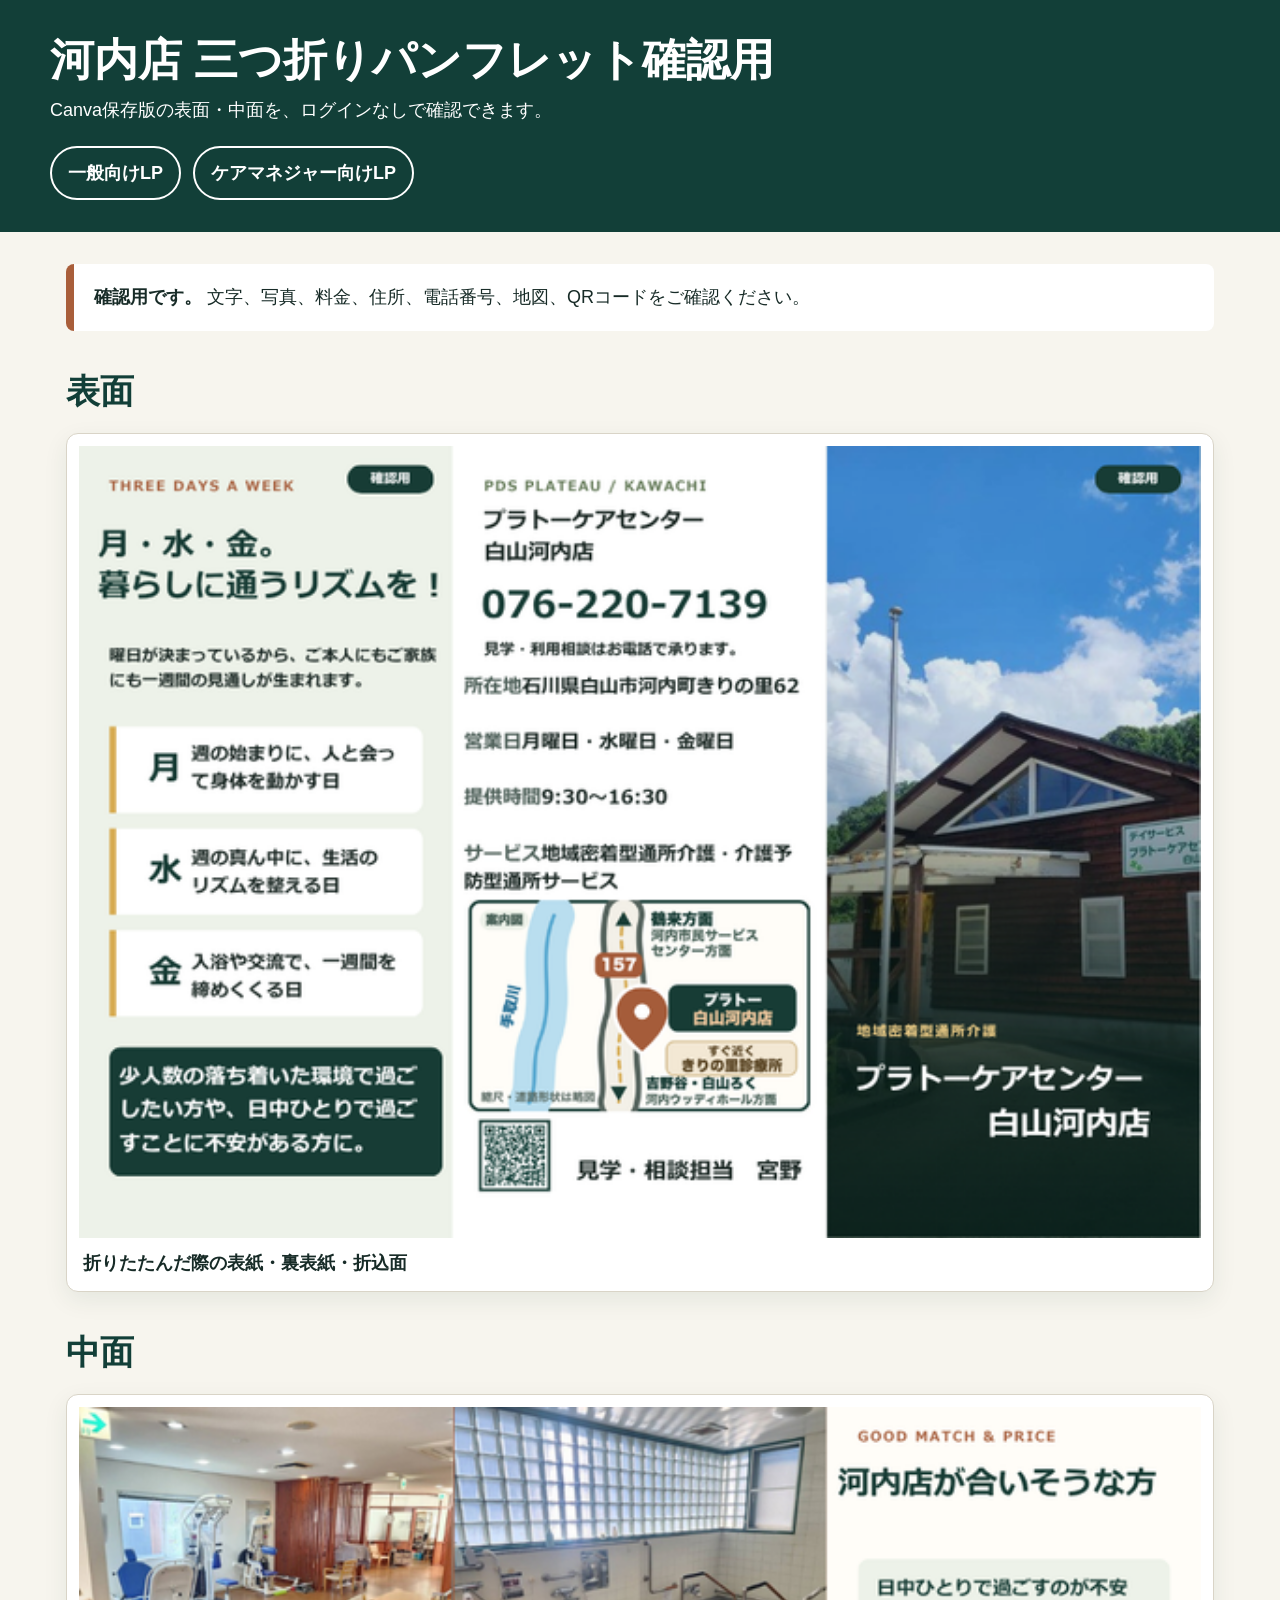
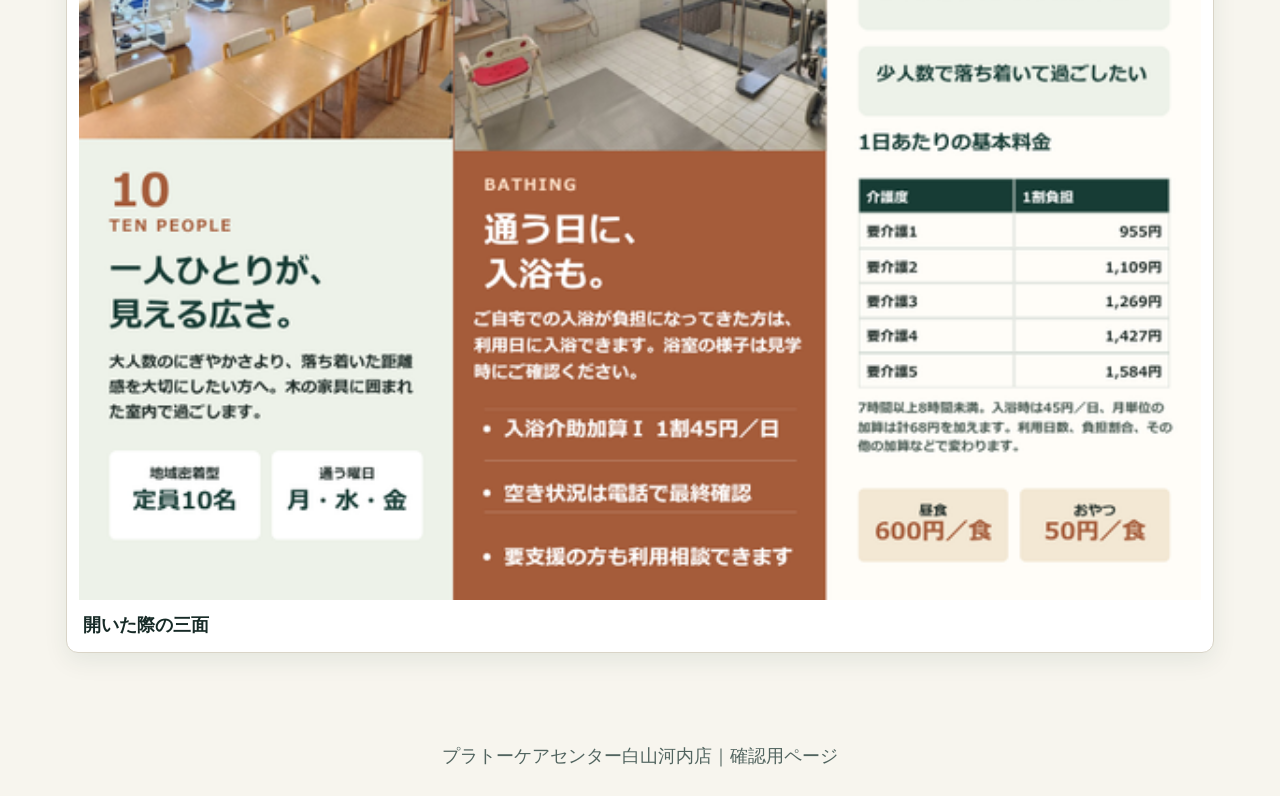
<file: pamphlet.html>
<!doctype html>
<html lang="ja">
<head>
  <meta charset="utf-8">
  <meta name="viewport" content="width=device-width,initial-scale=1">
  <meta name="robots" content="noindex,nofollow">
  <title>河内店 パンフレット確認用</title>
  <style>
    :root { color-scheme: light; --ink:#123f38; --paper:#f7f5ee; --line:#d9d4c7; --accent:#a95e3a; }
    * { box-sizing:border-box; }
    body { margin:0; background:var(--paper); color:#172b27; font-family:"Hiragino Kaku Gothic ProN","Yu Gothic",Meiryo,sans-serif; font-size:18px; line-height:1.7; }
    header { padding:32px 24px; background:var(--ink); color:white; }
    header div, main { width:min(1180px,100%); margin:auto; }
    h1 { margin:0 0 8px; font-size:clamp(28px,5vw,44px); line-height:1.25; }
    header p { margin:0; }
    nav { display:flex; flex-wrap:wrap; gap:12px; margin-top:20px; }
    a { color:inherit; }
    nav a { display:inline-block; padding:10px 16px; border:2px solid white; border-radius:999px; text-decoration:none; font-weight:700; }
    main { padding:32px 16px 64px; }
    .notice { margin:0 0 28px; padding:18px 20px; background:white; border-left:8px solid var(--accent); border-radius:8px; }
    section { margin-top:32px; }
    h2 { color:var(--ink); font-size:clamp(24px,4vw,34px); margin:0 0 12px; }
    figure { margin:0; padding:12px; background:white; border:1px solid var(--line); border-radius:12px; box-shadow:0 8px 24px rgba(18,63,56,.08); }
    img { display:block; width:100%; height:auto; }
    figcaption { padding:10px 4px 0; font-weight:700; }
    footer { padding:24px; text-align:center; color:#51645f; }
  </style>
</head>
<body>
  <header>
    <div>
      <h1>河内店 三つ折りパンフレット確認用</h1>
      <p>Canva保存版の表面・中面を、ログインなしで確認できます。</p>
      <nav aria-label="関連ページ">
        <a href="./">一般向けLP</a>
        <a href="kawachi-caremanager.html">ケアマネジャー向けLP</a>
      </nav>
    </div>
  </header>
  <main>
    <p class="notice"><strong>確認用です。</strong> 文字、写真、料金、住所、電話番号、地図、QRコードをご確認ください。</p>
    <section>
      <h2>表面</h2>
      <figure><img src="pamphlet-outer.png" alt="河内店三つ折りパンフレットの表面"><figcaption>折りたたんだ際の表紙・裏表紙・折込面</figcaption></figure>
    </section>
    <section>
      <h2>中面</h2>
      <figure><img src="pamphlet-inner.png" alt="河内店三つ折りパンフレットの中面"><figcaption>開いた際の三面</figcaption></figure>
    </section>
  </main>
  <footer>プラトーケアセンター白山河内店｜確認用ページ</footer>
</body>
</html>
</file>
<file: assets/kawachi.css>
@import url("tokens.css");

:root{
  --forest:#24473B;
  --forest-deep:#173129;
  --leaf:#5D7D66;
  --wood:#9A5C35;
  --wood-soft:#F1E5D8;
  --mist:#F3F6F1;
  --paper:#FFFDF8;
  --ink:#14172B;
}

*{box-sizing:border-box;}
html{scroll-behavior:smooth;}
body{margin:0;background:var(--paper);color:var(--ink);font-family:var(--pds-font-body);font-size:18px;line-height:1.9;word-break:auto-phrase;}
img{display:block;width:100%;height:100%;object-fit:cover;}
a{color:inherit;}
button,select,input{font:inherit;}
.skip{position:absolute;left:-9999px;top:8px;z-index:100;background:#fff;padding:12px 16px;}
.skip:focus{left:8px;}
.draft-banner{background:var(--pds-warning-bg);color:#5E410F;padding:8px 16px;text-align:center;font-size:14px;font-weight:700;}
.inner{width:min(1120px,calc(100% - 48px));margin-inline:auto;}
.site-nav{position:sticky;top:0;z-index:30;background:rgba(255,253,248,.96);border-bottom:1px solid var(--pds-border);backdrop-filter:blur(12px);}
.nav-row{min-height:72px;display:flex;align-items:center;justify-content:space-between;gap:24px;}
.brand{text-decoration:none;font:900 20px/1.4 var(--pds-font-ui);}
.brand small{display:block;color:var(--forest);font-size:14px;letter-spacing:.12em;}
.nav-links{display:flex;align-items:center;gap:24px;font-weight:700;}
.nav-links a{text-decoration:none;}
.nav-cta{min-height:48px;padding:0 16px;border-radius:8px;display:inline-flex;align-items:center;background:var(--pds-primary);color:#fff;}

.hero{position:relative;min-height:720px;display:grid;align-items:end;overflow:hidden;background:var(--forest-deep);}
.hero-media{position:absolute;inset:0;}
.hero-media::after{content:"";position:absolute;inset:0;background:linear-gradient(90deg,rgba(20,36,31,.78) 0%,rgba(20,36,31,.30) 56%,rgba(20,36,31,.04) 100%);}
.hero-media img{object-position:center 52%;}
.hero-copy{position:relative;z-index:1;padding-block:96px;}
.hero-paper{width:min(700px,100%);padding:48px;border-left:8px solid #D3A06D;background:rgba(255,253,248,.94);box-shadow:0 32px 80px rgba(0,0,0,.25);}
.eyebrow{display:inline-block;color:var(--wood);font:900 14px/1.4 var(--pds-font-ui);letter-spacing:.12em;text-transform:uppercase;}
.hero h1,.practical-hero h1{font:900 clamp(40px,6vw,68px)/1.28 var(--pds-font-ui);margin:12px 0 24px;color:var(--forest-deep);}
.hero-lead{font-size:20px;margin:0 0 32px;max-width:620px;}
.hero-actions{display:flex;flex-wrap:wrap;gap:12px;align-items:center;}
.btn{min-height:48px;min-width:88px;padding:0 16px;border:2px solid transparent;border-radius:8px;display:inline-flex;align-items:center;justify-content:center;text-decoration:none;font-weight:700;}
.btn-primary{background:var(--pds-primary);color:#fff;}
.btn-secondary{background:#fff;color:var(--pds-primary);border-color:var(--pds-primary);}
.btn-caremanager{background:var(--mist);color:var(--forest-deep);border-color:var(--leaf);}

.fact-strip{background:var(--forest-deep);color:#fff;}
.fact-strip-grid{display:grid;grid-template-columns:1.2fr .8fr 1fr 1.4fr;}
.fact-strip-item{padding:24px;border-left:1px solid rgba(255,255,255,.18);}
.fact-strip-item:last-child{border-right:1px solid rgba(255,255,255,.18);}
.fact-strip-item span{display:block;color:#D7E6DC;font-size:14px;font-weight:700;}
.fact-strip-item strong{display:block;margin-top:4px;font:900 22px/1.5 var(--pds-font-ui);}

section{padding-block:80px;}
.mist{background:var(--mist);}
.wood-soft{background:var(--wood-soft);}
.section-head{display:grid;grid-template-columns:minmax(0,1fr) minmax(280px,520px);gap:48px;align-items:end;margin-bottom:48px;}
.section-head>*{min-width:0;}
.section-head h2{font:900 clamp(32px,4vw,48px)/1.35 var(--pds-font-ui);margin:8px 0 0;color:var(--forest-deep);}
.section-head p{margin:0;color:var(--pds-text-sub);}

.fit-layout{display:grid;grid-template-columns:1.12fr .88fr;gap:24px;align-items:stretch;}
.fit-main{padding:40px;border-radius:14px;background:var(--forest-deep);color:#fff;}
.fit-main h3{font:900 32px/1.45 var(--pds-font-ui);margin:8px 0 24px;}
.fit-main ul{margin:0;padding-left:24px;}
.fit-main li+li{margin-top:12px;}
.fit-side{display:grid;gap:16px;}
.fit-card{padding:32px;border-radius:14px;background:#fff;border:1px solid var(--pds-border);}
.fit-card strong{display:block;font:900 24px/1.5 var(--pds-font-ui);color:var(--forest);}
.fit-card p{margin:12px 0 0;}
.mismatch{margin-top:24px;padding:24px 32px;border-left:8px solid var(--pds-warning);border-radius:8px;background:var(--pds-warning-bg);}

.room-story{display:grid;grid-template-columns:1.24fr .76fr;gap:0;align-items:stretch;}
.room-photo{min-height:600px;overflow:hidden;border-radius:14px 0 0 14px;}
.room-copy{padding:48px;background:#fff;border:1px solid var(--pds-border);border-left:0;border-radius:0 14px 14px 0;display:flex;flex-direction:column;justify-content:center;}
.room-copy h2,.bath-copy h2{font:900 40px/1.4 var(--pds-font-ui);margin:8px 0 24px;color:var(--forest-deep);}
.vertical-label{font:900 18px/1.2 var(--pds-font-ui);color:var(--wood);letter-spacing:.18em;writing-mode:vertical-rl;position:absolute;right:16px;top:16px;}
.room-copy-wrap{position:relative;}

.scene-grid{display:grid;grid-template-columns:repeat(3,minmax(0,1fr));gap:24px;}
.scene-card{margin:0;overflow:hidden;border:1px solid var(--pds-border);border-radius:14px;background:#fff;box-shadow:0 16px 40px rgba(23,49,41,.08);}
.scene-card img{aspect-ratio:4/3;height:auto;object-position:center;}
.scene-card figcaption{display:grid;gap:8px;padding:24px;}
.scene-card strong{font:900 24px/1.4 var(--pds-font-ui);color:var(--forest-deep);}
.scene-card span{color:var(--pds-text-sub);}
.photo-note{margin:16px 0 0;color:var(--pds-text-muted);font-size:14px;}

.bath-layout{display:grid;grid-template-columns:.82fr 1.18fr;gap:48px;align-items:center;}
.bath-layout>*{min-width:0;}
.bath-copy{padding:40px;background:var(--paper);border-top:8px solid var(--wood);border-radius:14px;box-shadow:0 24px 64px rgba(74,53,34,.12);}
.bath-photo{min-height:560px;border-radius:14px;overflow:hidden;box-shadow:0 24px 64px rgba(74,53,34,.16);}
.bath-points{display:grid;grid-template-columns:1fr 1fr;gap:16px;margin-top:24px;}
.bath-point{padding:16px;border-radius:8px;background:#fff;border:1px solid #E1C8B0;}
.bath-point strong{display:block;color:var(--wood);}

.day-flow{display:grid;grid-template-columns:repeat(5,1fr);border-top:1px solid var(--pds-border);border-bottom:1px solid var(--pds-border);}
.day-step{min-height:210px;padding:24px 16px;border-left:1px solid var(--pds-border);}
.day-step:first-child{border-left:0;}
.day-step time{display:block;color:var(--forest);font-weight:900;font-variant-numeric:tabular-nums;}
.day-step strong{display:block;font:700 20px/1.5 var(--pds-font-ui);margin:8px 0;}

.availability-wrap{max-width:100%;overflow-x:auto;border:1px solid var(--pds-border);border-radius:14px;background:#fff;}
.availability-table,.fact-table,.acceptance-table{width:100%;border-collapse:collapse;background:#fff;table-layout:fixed;}
.availability-table{min-width:600px;}
.availability-table th,.availability-table td,.fact-table th,.fact-table td,.acceptance-table th,.acceptance-table td{padding:16px;border-bottom:1px solid var(--pds-border);text-align:left;vertical-align:top;}
.availability-table thead th,.acceptance-table thead th{background:#14172B;color:#fff;}
.availability-table tbody th{width:24%;background:#E4EEE7;color:var(--forest-deep);}
.availability-table td{height:64px;}
.status{display:inline-flex;align-items:center;min-height:36px;padding:4px 12px;border-radius:999px;font-weight:700;}
.status-many{color:var(--pds-success);background:var(--pds-success-bg);}
.status-few{color:var(--pds-warning);background:var(--pds-warning-bg);}
.status-none{color:var(--pds-danger);background:var(--pds-danger-bg);}
.status-info{color:var(--pds-info);background:var(--pds-info-bg);}
.availability-message{padding:24px;margin:0;color:var(--pds-text-sub);}

.simulator{display:grid;grid-template-columns:1.05fr .95fr;gap:24px;align-items:start;}
.simulator>*{min-width:0;}
.sim-panel,.result-panel{padding:24px;border:1px solid var(--pds-border);border-radius:14px;background:#fff;}
.form-grid{display:grid;grid-template-columns:1fr 1fr;gap:24px 16px;}
.field{display:grid;gap:8px;font-weight:700;}
.field select{width:100%;min-height:48px;padding:0 12px;border:1px solid var(--pds-border-input);border-radius:8px;background:#fff;color:var(--ink);}
.field-wide{grid-column:1/-1;}
.check-field{display:flex;align-items:center;gap:12px;min-height:48px;font-weight:700;}
.check-field input{width:24px;height:24px;accent-color:var(--pds-primary);}
.hidden{display:none!important;}
.result-panel{position:sticky;top:96px;background:var(--forest-deep);color:#fff;}
.result-panel h3{margin:0;font:700 20px var(--pds-font-ui);}
.total{margin:16px 0;color:#F2C99F;font:900 clamp(40px,6vw,64px)/1.2 var(--pds-font-ui);font-variant-numeric:tabular-nums;}
.breakdown{list-style:none;padding:0;margin:0;}
.breakdown li{display:flex;justify-content:space-between;gap:24px;padding:12px 0;border-bottom:1px solid rgba(255,255,255,.18);}
.breakdown b{text-align:right;font-variant-numeric:tabular-nums;}
.notice{margin-top:24px;padding:24px;border-radius:14px;background:var(--pds-warning-bg);color:#5E410F;}
.notice strong{display:block;margin-bottom:8px;}

.facts-grid{display:grid;grid-template-columns:.82fr 1.18fr;gap:48px;align-items:start;}
.facts-photo{min-height:560px;border-radius:14px;overflow:hidden;}
.fact-table th{width:34%;color:var(--pds-text-sub);}
.fact-table td{overflow-wrap:anywhere;}
.source-note{font-size:14px;color:var(--pds-text-muted);margin-top:16px;}
.contact-band{background:#181A33;color:#fff;}
.contact-row{display:grid;grid-template-columns:1fr auto;gap:48px;align-items:center;}
.contact-row>*{min-width:0;}
.contact-row h2{font:900 36px/1.4 var(--pds-font-ui);margin:8px 0;}
.phone{font:900 clamp(28px,4vw,44px)/1.2 var(--pds-font-ui);text-decoration:none;font-variant-numeric:tabular-nums;}
footer{padding:32px 0;background:#0E1022;color:#fff;font-size:14px;}

.practical-hero{padding-block:72px;background-image:linear-gradient(90deg,rgba(229,238,231,.98) 0%,rgba(255,253,248,.94) 48%,rgba(255,253,248,.78) 100%),url("kawachi/activity-floor-privacy.png");background-position:center,right 42%;background-size:cover,58% auto;background-repeat:no-repeat;border-bottom:1px solid var(--pds-border);}
.practical-hero p{max-width:820px;margin:16px 0 0;}
.keep-phrase{display:inline-block;white-space:nowrap;}
.quick-facts{display:grid;grid-template-columns:repeat(4,1fr);gap:16px;margin-top:32px;}
.quick-fact{padding:24px;border:1px solid var(--pds-border);border-radius:14px;background:#fff;}
.quick-fact span{display:block;color:var(--pds-text-sub);font-size:14px;font-weight:700;}
.quick-fact strong{display:block;margin-top:8px;font:900 20px/1.5 var(--pds-font-ui);}
.acceptance-table th:first-child{width:26%;}
.acceptance-table td:nth-child(2){width:20%;font-weight:900;}
.cm-story{display:grid;grid-template-columns:.9fr 1.1fr;gap:48px;align-items:center;}
.cm-story-photo{min-height:520px;border-radius:14px;overflow:hidden;}
.cm-story h2{font:900 40px/1.4 var(--pds-font-ui);color:var(--forest-deep);}
.cm-points{display:grid;gap:16px;}
.cm-point{padding:24px;border-left:8px solid var(--leaf);border-radius:8px;background:#fff;}
.cm-point strong{display:block;font:900 22px/1.4 var(--pds-font-ui);color:var(--forest);}
#service-codes{scroll-margin-top:88px;}
.code-group{margin-top:32px;padding:28px;border:1px solid var(--pds-border);border-radius:14px;background:#fff;}
.code-group h3{margin:0 0 8px;color:var(--forest-deep);font:900 24px/1.45 var(--pds-font-ui);}
.code-group>p{margin:0 0 20px;color:var(--pds-text-sub);}
.code-table-wrap{overflow-x:auto;-webkit-overflow-scrolling:touch;}
.code-table{width:100%;min-width:620px;border-collapse:collapse;}
.code-table th,.code-table td{padding:13px 12px;border-bottom:1px solid var(--pds-border);text-align:left;vertical-align:top;}
.code-table thead th{background:var(--forest-deep);color:#fff;font-weight:900;}
.code-table tbody th{white-space:nowrap;color:var(--forest-deep);}
.code-table code{font:800 16px/1.4 ui-monospace,SFMono-Regular,Menlo,monospace;color:var(--forest-deep);}
.code-note{padding:18px 20px;border-left:5px solid var(--forest);background:#E4EEE7;}
.code-note p{margin:0;}
.code-note p+p{margin-top:8px;}

@media(max-width:900px){
  .nav-links a:not(.nav-cta){display:none;}
  .section-head,.fit-layout,.room-story,.bath-layout,.simulator,.facts-grid,.contact-row,.cm-story{grid-template-columns:1fr;}
  .fact-strip-grid,.quick-facts{grid-template-columns:1fr 1fr;}
  .room-photo{min-height:520px;border-radius:14px 14px 0 0;}
  .room-copy{border-left:1px solid var(--pds-border);border-top:0;border-radius:0 0 14px 14px;}
  .result-panel{position:static;}
  .scene-grid{grid-template-columns:1fr 1fr;}
}

@media(max-width:620px){
  .inner{width:min(100% - 32px,1120px);}
  .hero{min-height:640px;}
  .hero-copy{padding-block:48px;}
  .hero-paper{padding:32px 24px;}
  .practical-hero{background-image:linear-gradient(rgba(255,253,248,.90),rgba(255,253,248,.96)),url("kawachi/activity-floor-privacy.png");background-position:center;background-size:cover;}
  .fact-strip-grid,.quick-facts,.form-grid,.day-flow,.bath-points{grid-template-columns:1fr;}
  .scene-grid{grid-template-columns:1fr;}
  .fact-strip-item{border-right:1px solid rgba(255,255,255,.18);}
  section{padding-block:64px;}
  .section-head{gap:16px;margin-bottom:32px;}
  .fit-main,.room-copy,.bath-copy{padding:24px;}
  .room-photo,.bath-photo,.facts-photo,.cm-story-photo{min-height:360px;}
  .vertical-label{display:none;}
  .day-step{min-height:auto;border-left:0;border-bottom:1px solid var(--pds-border);}
  .contact-row{gap:24px;}
  .breakdown li{display:grid;gap:4px;}
  .breakdown b{text-align:left;}
  .practical-hero h1{font-size:clamp(32px,10vw,40px);}
  .code-group{padding:20px 16px;}
}

@media(prefers-reduced-motion:reduce){html{scroll-behavior:auto;}}
</file>
<file: mobile-review.css>
/* Smartphone-only corrections; desktop and printed page layout stay unchanged. */
.pds-mobile-call{display:none}
@media screen and (max-width:640px){
  html{scroll-padding-bottom:calc(112px + env(safe-area-inset-bottom,0px))}
  h1,h2,h3,p,li,dt,dd,th,td,label{word-break:auto-phrase;overflow-wrap:normal;line-break:strict}
  h1,h2,h3{text-wrap:balance}
  .pds-phrase,.pds-number,.pds-word{display:inline-block;text-indent:0;max-width:100%;vertical-align:baseline}
  .pds-number{white-space:nowrap}
  a[href^="tel:"]{word-break:normal}
  .phone{font-size:clamp(24px,7.4vw,32px)!important;white-space:nowrap}
  .inner,.card,.sim-panel,.sim-form,.result-panel,.sim-result,.form-grid>*,.hero-copy{min-width:0}
  select{min-width:0;max-width:100%}
  .btn,.button,button{max-width:100%;height:auto;line-height:1.5;word-break:auto-phrase;overflow-wrap:normal;text-wrap:balance}
  .availability-table{width:100%!important;min-width:0!important;table-layout:fixed}
  .availability-table th,.availability-table td{padding:12px 8px!important;overflow-wrap:normal}
  .availability-table th:first-child,.availability-table td:first-child{width:48px!important}
  .availability-table th:not(:first-child){width:auto!important}
  .availability-table .status,.availability-table .badge{max-width:100%;min-width:0;padding-left:4px;padding-right:4px}
  .pds-stack-table{width:100%!important;min-width:0!important;border:0!important}
  .pds-stack-table thead{position:absolute;width:1px;height:1px;overflow:hidden;clip-path:inset(50%)}
  .pds-stack-table tbody,.pds-stack-table tr{display:block;width:100%}
  .pds-stack-table tbody tr{margin-bottom:16px;border:1px solid var(--line,#ddd);border-radius:8px;overflow:hidden}
  .pds-stack-table tbody td{display:grid!important;grid-template-columns:minmax(72px,.65fr) minmax(0,1fr);gap:8px;width:100%!important;padding:12px 8px!important;text-align:left!important;border-width:0 0 1px!important;white-space:normal}
  .pds-stack-table tbody td::before{content:attr(data-mobile-label);font-weight:700;word-break:auto-phrase}
  .pds-call-page{padding-bottom:calc(104px + env(safe-area-inset-bottom,0px))!important}
  .pds-mobile-call{display:block;position:fixed;z-index:50;left:0;right:0;bottom:0;padding:8px 16px calc(8px + env(safe-area-inset-bottom,0px));background:rgba(255,255,255,.97);border-top:1px solid var(--line,#ddd)}
  .pds-mobile-call a{display:flex;flex-direction:column;align-items:center;justify-content:center;min-height:64px;gap:0;padding:8px 16px;border-radius:8px;background:var(--pds-call-color,#3335BB);color:#fff;text-decoration:none;font:700 18px/1.4 "Noto Sans JP","Hiragino Sans",sans-serif;white-space:nowrap}
  .pds-mobile-call strong{font-size:24px;line-height:1.3;font-variant-numeric:tabular-nums}
  .pds-mobile-call a:focus-visible{outline:3px solid #14172b;outline-offset:2px}
  .mobile-actions{padding-bottom:calc(10px + env(safe-area-inset-bottom,0px))}
}
@media print{.pds-mobile-call{display:none!important}}

@media screen and (max-width:640px){.feature-copy h2{font-size:26px}.contact h2{font-size:26px}}

@media screen and (max-width:640px){.pds-phrase br{display:none}}

@media screen and (max-width:640px){
 h1:has(.pds-phrase){font-size:28px!important}
 h2:has(.pds-phrase){font-size:26px!important}
 h3:has(.pds-phrase){font-size:20px!important}
 .pds-phrase{white-space:nowrap;max-width:none}
 .pds-stack-table thead th{display:none}
}
@media screen and (min-width:360px) and (max-width:640px){h1:has(.pds-phrase){font-size:32px!important}}

@media screen and (max-width:640px){
 .pds-phrase,.pds-number,.pds-word{display:inline-block!important;font:inherit!important;color:inherit!important;letter-spacing:inherit!important;text-transform:inherit!important;margin:0!important;padding:0!important;border:0!important;border-radius:0!important;background:none!important;box-shadow:none!important;min-width:0!important;min-height:0!important;width:auto!important;height:auto!important}
}

@media screen and (max-width:640px){.pds-phrase>strong,.pds-phrase>em{display:inline!important}h1:has(.pds-phrase) strong:empty,h2:has(.pds-phrase) strong:empty{display:none!important}}

.pds-cell-value{display:contents}
@media screen and (max-width:640px){.pds-cell-value{display:block;min-width:0}}

.pds-label-text{display:contents}
@media screen and (max-width:640px){
 .pds-label-text{display:block;min-width:0;flex:1}
 .total{font-size:32px!important;line-height:1.4}
 .field select,select{appearance:none;-webkit-appearance:none;width:100%;max-width:100%;min-width:0;min-height:48px;padding-right:32px;background-image:url("data:image/svg+xml,%3Csvg xmlns='http://www.w3.org/2000/svg' width='16' height='16' viewBox='0 0 16 16'%3E%3Cpath d='M4 6l4 4 4-4' fill='none' stroke='%23555B73' stroke-width='2'/%3E%3C/svg%3E");background-position:right 8px center;background-repeat:no-repeat;box-sizing:border-box}
 .fact-table th{width:112px!important;padding-left:8px!important;padding-right:8px!important}
 .fact-table td{padding-left:8px!important;padding-right:8px!important}
}

@media screen and (max-width:640px){.pds-word{white-space:nowrap}}

@media screen and (max-width:640px){select{overflow:hidden;text-overflow:ellipsis}}

.pds-flow-text{display:contents}
@media screen and (max-width:640px){
 .pds-flow-text{display:block!important;min-width:0!important;font:inherit!important;color:inherit!important;padding:0!important;margin:0!important;white-space:normal}
 .availability-table th:first-child,.availability-table td:first-child{width:56px!important}
}

@media screen and (max-width:640px){.code-table td{grid-template-columns:1fr!important;gap:4px!important}.code-table td::before{white-space:normal!important}}

@media screen and (max-width:640px){#codes td{grid-template-columns:1fr!important;gap:4px!important}#codes td::before{white-space:normal!important}}
</file>
